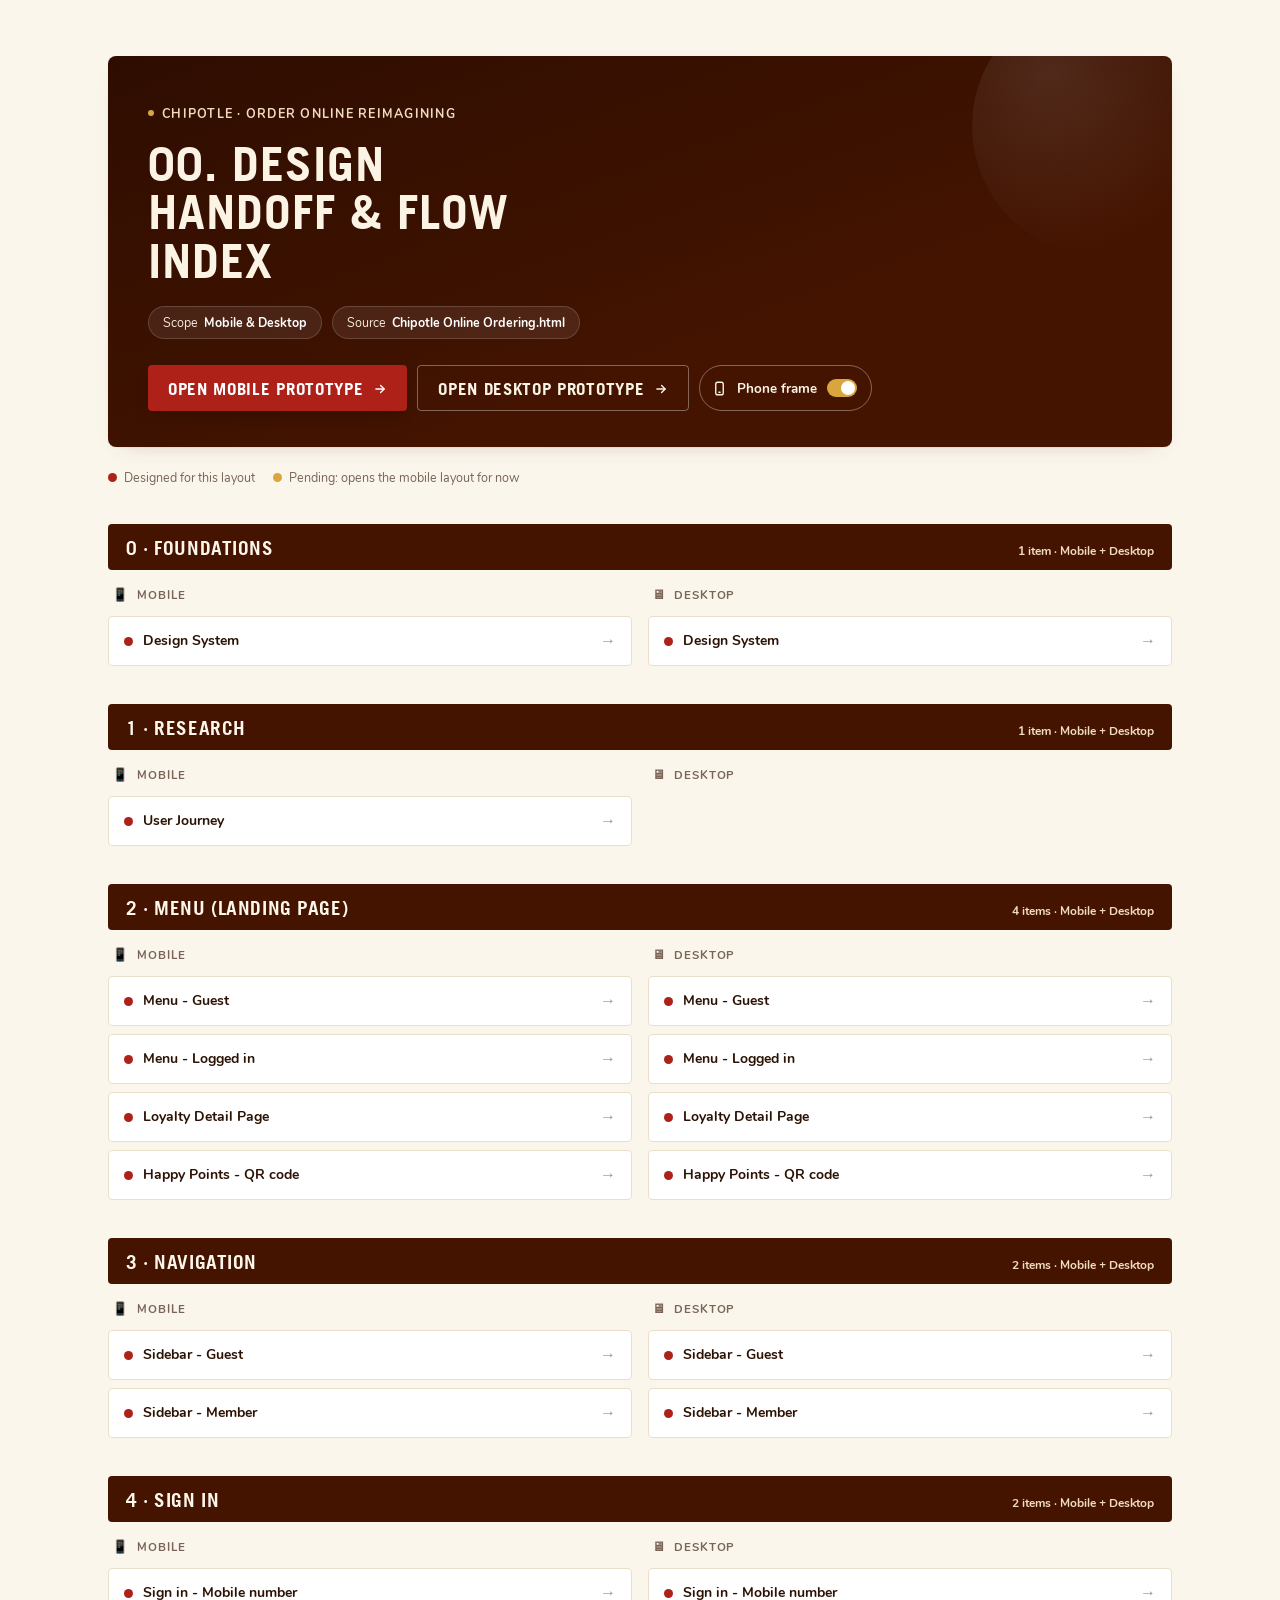
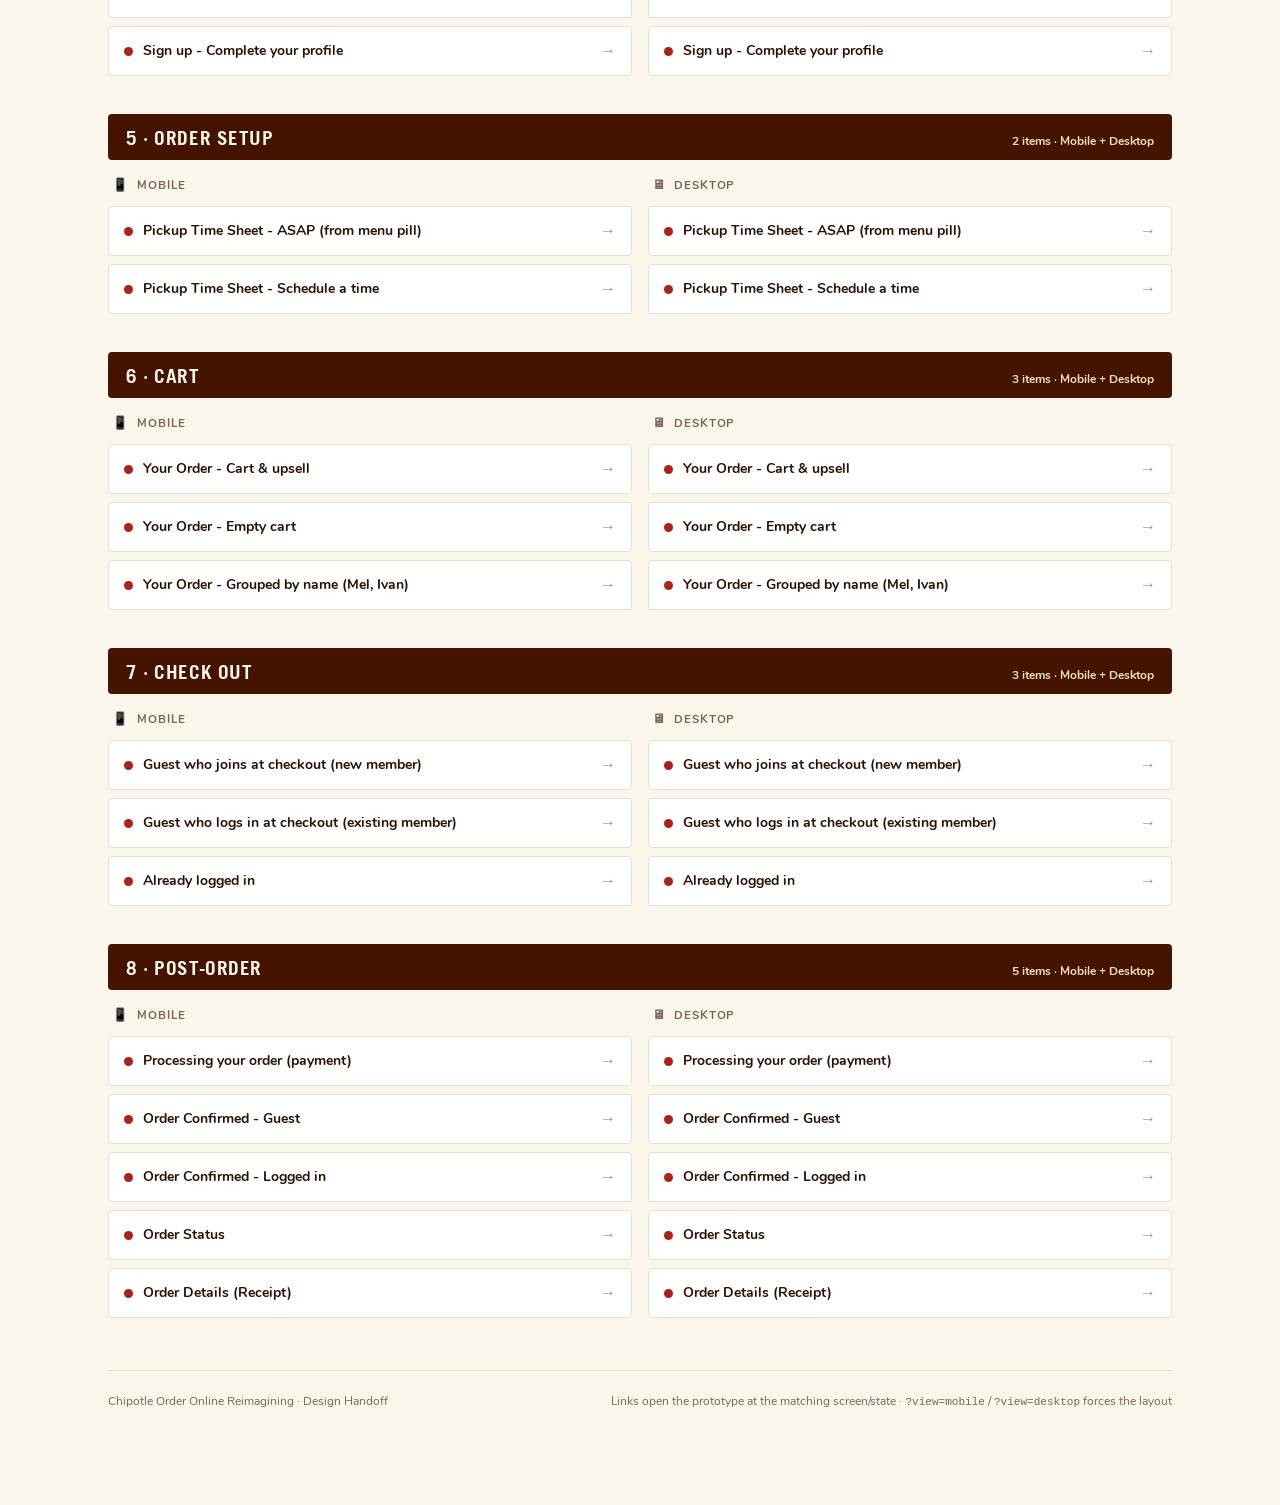
<file: index.html>
<!doctype html>
<html lang="en">
<head>
<meta charset="UTF-8">
<meta name="viewport" content="width=device-width, initial-scale=1.0">
<title>00. Design Handoff &amp; Flow Index</title>
<script>
// For now, the hosted site (github.io) opens the prototype directly. The index is still reachable at
// index.html?index (the prototype's Index button links there). Local previews are unchanged.
(function(){
  var q = new URLSearchParams(location.search);
  if (location.hostname.endsWith('github.io') && !q.has('index')) {
    location.replace('Chipotle%20Online%20Ordering.html?view=mobile&from=index' + (q.has('frame') ? '&frame=' + q.get('frame') : ''));
  }
})();
</script>
<link rel="stylesheet" href="design-system.css">
<style>
  /* Index headings use the prototype's Trade Gothic LT Com Bold (regular width), not the condensed cut. */
  @font-face{font-family:'Trade Gothic LT Com';src:url('assets/fonts/TradeGothicLTCom-Bold.ttf') format('truetype');font-weight:700;font-style:normal}
  :root{--font-display:'Trade Gothic LT Com','Trade Gothic',Arial,sans-serif;}
  :root{
    --ink:#2b1204;
    --paper:#fbf6ec;
    --card:#ffffff;
    --line:#eadfca;
    --brown-deep:#2e0d00;
    --brown:#451400;
    --brown-soft:#f3e9d6;
    --red:#AD2118;
    --muted:#7a6457;
    --accent:#D9A63E;
    --pending:#b5651d;
    --disabled:#b3a697;
    --disabled-bg:#f3ede2;
    --radius:4px;
    --shadow:0 1px 2px rgba(69,20,0,.06), 0 8px 24px -16px rgba(69,20,0,.3);
  }
  *{box-sizing:border-box;}
  body{
    margin:0;
    background:var(--paper);
    color:var(--ink);
    font-family:var(--font-body);
    -webkit-font-smoothing:antialiased;
  }
  .wrap{max-width:1120px;margin:0 auto;padding:56px 28px 96px;}
  code{font-family:ui-monospace,"SF Mono",Menlo,Consolas,monospace;font-size:.92em;}

  /* ---------- Cover header ---------- */
  .cover{
    background:linear-gradient(160deg,var(--brown-deep),var(--brown) 70%);
    color:#fbf3e4;
    border-radius:8px;
    padding:44px 40px 36px;
    position:relative;
    overflow:hidden;
    box-shadow:var(--shadow);
  }
  .cover::after{
    content:"";
    position:absolute;
    right:-60px;top:-60px;
    width:260px;height:260px;
    border-radius:50%;
    background:radial-gradient(circle at 30% 30%, rgba(255,255,255,.10), transparent 70%);
  }
  .eyebrow{
    display:inline-flex;
    align-items:center;
    gap:8px;
    font-size:12.5px;
    letter-spacing:.10em;
    text-transform:uppercase;
    font-weight:700;
    color:#f1dcc0;
    margin-bottom:18px;
  }
  .eyebrow .dot{width:6px;height:6px;border-radius:50%;background:var(--accent);}
  h1{
    font-family:var(--font-display);
    font-size:clamp(34px,5vw,48px);
    line-height:1.02;
    margin:0 0 14px;
    font-weight:700;
    letter-spacing:.02em;
    text-transform:uppercase;
    max-width:16ch;
  }
  .cover-meta{margin-top:20px;display:flex;flex-wrap:wrap;gap:10px;margin-bottom:8px;}
  .meta-pill{
    background:rgba(255,255,255,.08);
    border:1px solid rgba(255,255,255,.16);
    border-radius:999px;
    padding:7px 14px;
    font-size:12.5px;
    color:#f6ebdb;
    display:flex;
    gap:6px;
    align-items:baseline;
  }
  .meta-pill b{color:#fff;font-weight:700;}
  .cover-ctas{display:flex;flex-wrap:wrap;gap:10px;margin-top:26px;}
  .cover-cta{
    display:inline-flex;
    align-items:center;
    gap:10px;
    background:var(--red);
    color:#fff;
    font-family:var(--font-display);
    text-transform:uppercase;
    letter-spacing:.04em;
    font-weight:700;
    font-size:17px;
    padding:12px 20px 10px;
    border-radius:4px;
    text-decoration:none;
    box-shadow:0 6px 18px -8px rgba(0,0,0,.45);
    transition:transform .15s ease, box-shadow .15s ease;
  }
  .cover-cta:hover{transform:translateY(-1px);box-shadow:0 10px 22px -8px rgba(0,0,0,.5);}
  .cover-cta svg{flex:none;}
  .cover-cta-ghost{background:transparent;color:#fbf3e4;border:1px solid rgba(255,255,255,.35);box-shadow:none;}
  .cover-cta-ghost:hover{background:rgba(255,255,255,.08);}
  .cover-cta.is-disabled{opacity:.4; cursor:not-allowed; pointer-events:none;}
  /* Phone frame on/off: shared with the prototype (same saved setting), and added to every link as &frame= */
  .frame-switch{display:inline-flex;align-items:center;gap:10px;padding:0 14px 0 12px;min-height:40px;border-radius:999px;border:1px solid rgba(255,255,255,.35);background:transparent;color:#fbf3e4;font:inherit;font-size:13.5px;font-weight:700;cursor:pointer;}
  .frame-switch:hover{background:rgba(255,255,255,.08);}
  .frame-switch .track{width:30px;height:18px;border-radius:999px;background:rgba(255,255,255,.3);position:relative;transition:background .15s;flex:none;}
  .frame-switch .track::after{content:'';position:absolute;top:2px;left:2px;width:14px;height:14px;border-radius:50%;background:#fff;transition:transform .15s;}
  .frame-switch[aria-checked="true"] .track{background:#D9A63E;}
  .frame-switch[aria-checked="true"] .track::after{transform:translateX(12px);}

  /* ---------- Section ---------- */
  .section{margin-top:38px;}
  .section-head{
    display:flex;
    align-items:baseline;
    justify-content:space-between;
    gap:12px;
    background:var(--brown);
    color:#fdf6ea;
    border-radius:4px;
    padding:12px 18px 10px;
    margin-bottom:14px;
  }
  .section-head h2{
    margin:0;
    font-family:var(--font-display);
    text-transform:uppercase;
    font-size:19px;
    font-weight:700;
    letter-spacing:.03em;
  }
  .section-count{font-size:12px;color:#f1dcc0;font-weight:700;white-space:nowrap;}

  /* ---------- Mobile / Desktop columns ---------- */
  .flow-cols{
    display:grid;
    grid-template-columns:repeat(2,minmax(0,1fr));
    gap:16px;
    align-items:start;
  }
  .flow-col{display:flex;flex-direction:column;gap:8px;}
  .col-label{
    display:flex;align-items:center;gap:8px;
    font-size:11.5px;font-weight:700;letter-spacing:.08em;text-transform:uppercase;
    color:var(--muted);padding:2px 4px 4px;
  }
  .col-icon{font-size:13px;}

  .item{
    display:flex;
    align-items:center;
    justify-content:space-between;
    gap:10px;
    background:var(--card);
    border:1px solid var(--line);
    border-radius:var(--radius);
    padding:13px 15px;
    text-decoration:none;
    color:var(--ink);
    transition:border-color .15s ease, transform .15s ease, box-shadow .15s ease;
  }
  a.item:hover{border-color:var(--red);transform:translateY(-1px);box-shadow:var(--shadow);}
  .item-label{
    display:flex;
    align-items:flex-start;
    gap:10px;
    font-size:14px;
    font-weight:700;
    line-height:1.35;
  }
  .item-label .status-dot{
    width:9px;height:9px;border-radius:50%;
    margin-top:5px;
    flex:none;
    background:var(--red);
  }
  .item-note{font-size:11px;color:var(--muted);font-weight:700;white-space:nowrap;margin-left:auto;}
  .item.is-pending .status-dot{background:var(--accent);}
  .item.is-pending .item-note{color:var(--pending);}
  .item.is-disabled{background:var(--disabled-bg);color:var(--disabled);cursor:default;}
  .item.is-disabled .status-dot{background:var(--disabled);}
  .item.is-disabled .item-note{color:var(--disabled);}
  .item-arrow{flex:none;opacity:.45;}
  a.item:hover .item-arrow{opacity:.9;}

  .legend{display:flex;flex-wrap:wrap;gap:18px;margin-top:22px;font-size:12.5px;color:var(--muted);}
  .legend span{display:inline-flex;align-items:center;gap:7px;}
  .legend i{width:9px;height:9px;border-radius:50%;display:inline-block;}

  @media (max-width:720px){
    .flow-cols{grid-template-columns:1fr;}
  }
  @media (max-width:640px){
    .wrap{padding:36px 16px 72px;}
    .cover{padding:32px 22px 28px;}
    .item-note{white-space:normal;text-align:right;}
  }

  footer{
    margin-top:52px;
    padding-top:22px;
    border-top:1px solid var(--line);
    font-size:12px;
    color:var(--muted);
    display:flex;
    justify-content:space-between;
    flex-wrap:wrap;
    gap:8px;
  }
</style>
</head>
<body>
<div class="wrap">

  <div class="cover">
    <div class="eyebrow"><span class="dot"></span> Chipotle &middot; Order Online Reimagining</div>
    <h1>00. Design Handoff &amp; Flow Index</h1>
    <div class="cover-meta">
      <span class="meta-pill">Scope <b>Mobile &amp; Desktop</b></span>
      <span class="meta-pill">Source <b>Chipotle Online Ordering.html</b></span>
    </div>
    <div class="cover-ctas">
      <a class="cover-cta" href="Chipotle%20Online%20Ordering.html?view=mobile&from=index">Open mobile prototype
        <svg width="14" height="14" viewBox="0 0 24 24" fill="none" stroke="currentColor" stroke-width="2.4" stroke-linecap="round" stroke-linejoin="round"><path d="M5 12h14"/><path d="M13 6l6 6-6 6"/></svg>
      </a>
      <a class="cover-cta cover-cta-ghost" href="Chipotle%20Online%20Ordering.html?view=desktop&from=index">Open desktop prototype
        <svg width="14" height="14" viewBox="0 0 24 24" fill="none" stroke="currentColor" stroke-width="2.4" stroke-linecap="round" stroke-linejoin="round"><path d="M5 12h14"/><path d="M13 6l6 6-6 6"/></svg>
      </a>
      <button type="button" class="frame-switch" id="frame-switch" role="switch" aria-checked="true" onclick="setFrame(this.getAttribute('aria-checked')!=='true')">
        <svg width="15" height="15" viewBox="0 0 24 24" fill="none" stroke="currentColor" stroke-width="2.2" stroke-linecap="round" stroke-linejoin="round"><rect x="6" y="2" width="12" height="20" rx="3"/><path d="M11 18h2"/></svg>
        Phone frame <span class="track" aria-hidden="true"></span>
      </button>
    </div>
  </div>

  <div class="legend" aria-label="Legend">
    <span><i style="background:var(--red)"></i> Designed for this layout</span>
    <span><i style="background:var(--accent)"></i> Pending: opens the mobile layout for now</span>
  </div>

  <div id="flows"></div>

  <footer>
    <span>Chipotle Order Online Reimagining &middot; Design Handoff</span>
    <span>Links open the prototype at the matching screen/state &middot; <code>?view=mobile</code> / <code>?view=desktop</code> forces the layout</span>
  </footer>

</div>

<script>
  // Each item: [label, route]. Route is the prototype's deep-link hash (see DEEP LINKS in the prototype).
  // Every screen has a desktop layout (?view=desktop). Set `desktop:false` on an item to mark it "Mobile layout for now".
  var PROTO = 'Chipotle%20Online%20Ordering.html';
  var FLOWS = [
    {title:'Foundations', items:[
      {label:'Design System', href:'design-system.html', desktop:true}
    ]},
    {title:'Research', items:[
      {label:'User Journey', href:'user-journey.html', mobileOnly:true}
    ]},
    {title:'Menu (landing page)', items:[
      {label:'Menu - Guest', route:'menu'},
      {label:'Menu - Logged in', route:'menu:member'},
      {label:'Loyalty Detail Page', route:'rewards'},
      {label:'Happy Points - QR code', route:'rewards:qr'}
    ]},
    {title:'Navigation', items:[
      {label:'Sidebar - Guest', route:'sidebar'},
      {label:'Sidebar - Member', route:'sidebar:member'}
    ]},
    {title:'Sign in', items:[
      {label:'Sign in - Mobile number', route:'login'},
      {label:'Sign up - Complete your profile', route:'signup'}
    ]},
    {title:'Order Setup', items:[
      {label:'Pickup Time Sheet - ASAP (from menu pill)', route:'ordertype'},
      {label:'Pickup Time Sheet - Schedule a time', route:'schedule'}
    ]},
    {title:'Cart', items:[
      {label:'Your Order - Cart & upsell', route:'cart'},
      {label:'Your Order - Empty cart', route:'cart:empty'},
      {label:'Your Order - Grouped by name (Mel, Ivan)', route:'cart:grouped'}
    ]},
    {title:'Check Out', items:[
      {label:'Guest who joins at checkout (new member)', route:'checkout:flow-join'},
      {label:'Guest who logs in at checkout (existing member)', route:'checkout:flow-login'},
      {label:'Already logged in', route:'checkout:flow-member'}
    ]},
    {title:'Post-order', items:[
      {label:'Processing your order (payment)', route:'payment'},
      {label:'Order Confirmed - Guest', route:'order-success'},
      {label:'Order Confirmed - Logged in', route:'order-success:member'},
      {label:'Order Status', route:'order-status'},
      {label:'Order Details (Receipt)', route:'order-details'}
    ]}
  ];

  var ARROW = '<span class="item-arrow">→</span>';
  function esc(s){ return s.replace(/&/g,'&amp;').replace(/</g,'&lt;'); }
  function itemHTML(it, view){
    var href = it.href ? it.href + '?view=' + view + '&from=index' : PROTO + '?view=' + view + '&from=index#' + it.route;
    var pending = view === 'desktop' && it.desktop === false;
    return '<a class="item' + (pending ? ' is-pending' : '') + '" href="' + href + '">' +
      '<span class="item-label"><span class="status-dot"></span>' + esc(it.label) + '</span>' +
      (pending ? '<span class="item-note">Mobile layout for now</span>' : '') + ARROW + '</a>';
  }
  document.getElementById('flows').innerHTML = FLOWS.map(function(f, i){
    var n = f.items.length;
    return '<div class="section">' +
      '<div class="section-head"><h2>' + i + ' &middot; ' + esc(f.title) + '</h2>' +
      '<span class="section-count">' + n + ' item' + (n === 1 ? '' : 's') + ' &middot; Mobile + Desktop</span></div>' +
      '<div class="flow-cols">' +
        '<div class="flow-col"><div class="col-label"><span class="col-icon">📱</span> Mobile</div>' +
          f.items.map(function(it){ return itemHTML(it, 'mobile'); }).join('') + '</div>' +
        '<div class="flow-col"><div class="col-label"><span class="col-icon">🖥</span> Desktop</div>' +
          f.items.filter(function(it){ return !it.mobileOnly; }).map(function(it){ return itemHTML(it, 'desktop'); }).join('') + '</div>' +
      '</div></div>';
  }).join('');

  // Phone frame on/off for the prototype links. Same saved setting as the prototype's own button.
  function frameOn(){
    var saved = null;
    try{ saved = localStorage.getItem('chipotle-phone-frame'); }catch(e){}
    return saved !== null ? saved === '1' : window.innerWidth > 500;
  }
  function setFrame(on){
    try{ localStorage.setItem('chipotle-phone-frame', on ? '1' : '0'); }catch(e){}
    applyFrame(on);
  }
  function applyFrame(on){
    document.getElementById('frame-switch').setAttribute('aria-checked', on ? 'true' : 'false');
    document.querySelectorAll('a[href^="' + PROTO + '"]').forEach(function(a){
      var h = a.getAttribute('href').replace(/&frame=[01]/, '');
      var i = h.indexOf('#');
      a.setAttribute('href', i < 0 ? h + '&frame=' + (on ? 1 : 0) : h.slice(0, i) + '&frame=' + (on ? 1 : 0) + h.slice(i));
    });
  }
  applyFrame(frameOn());
</script>
</body>
</html>
</file>
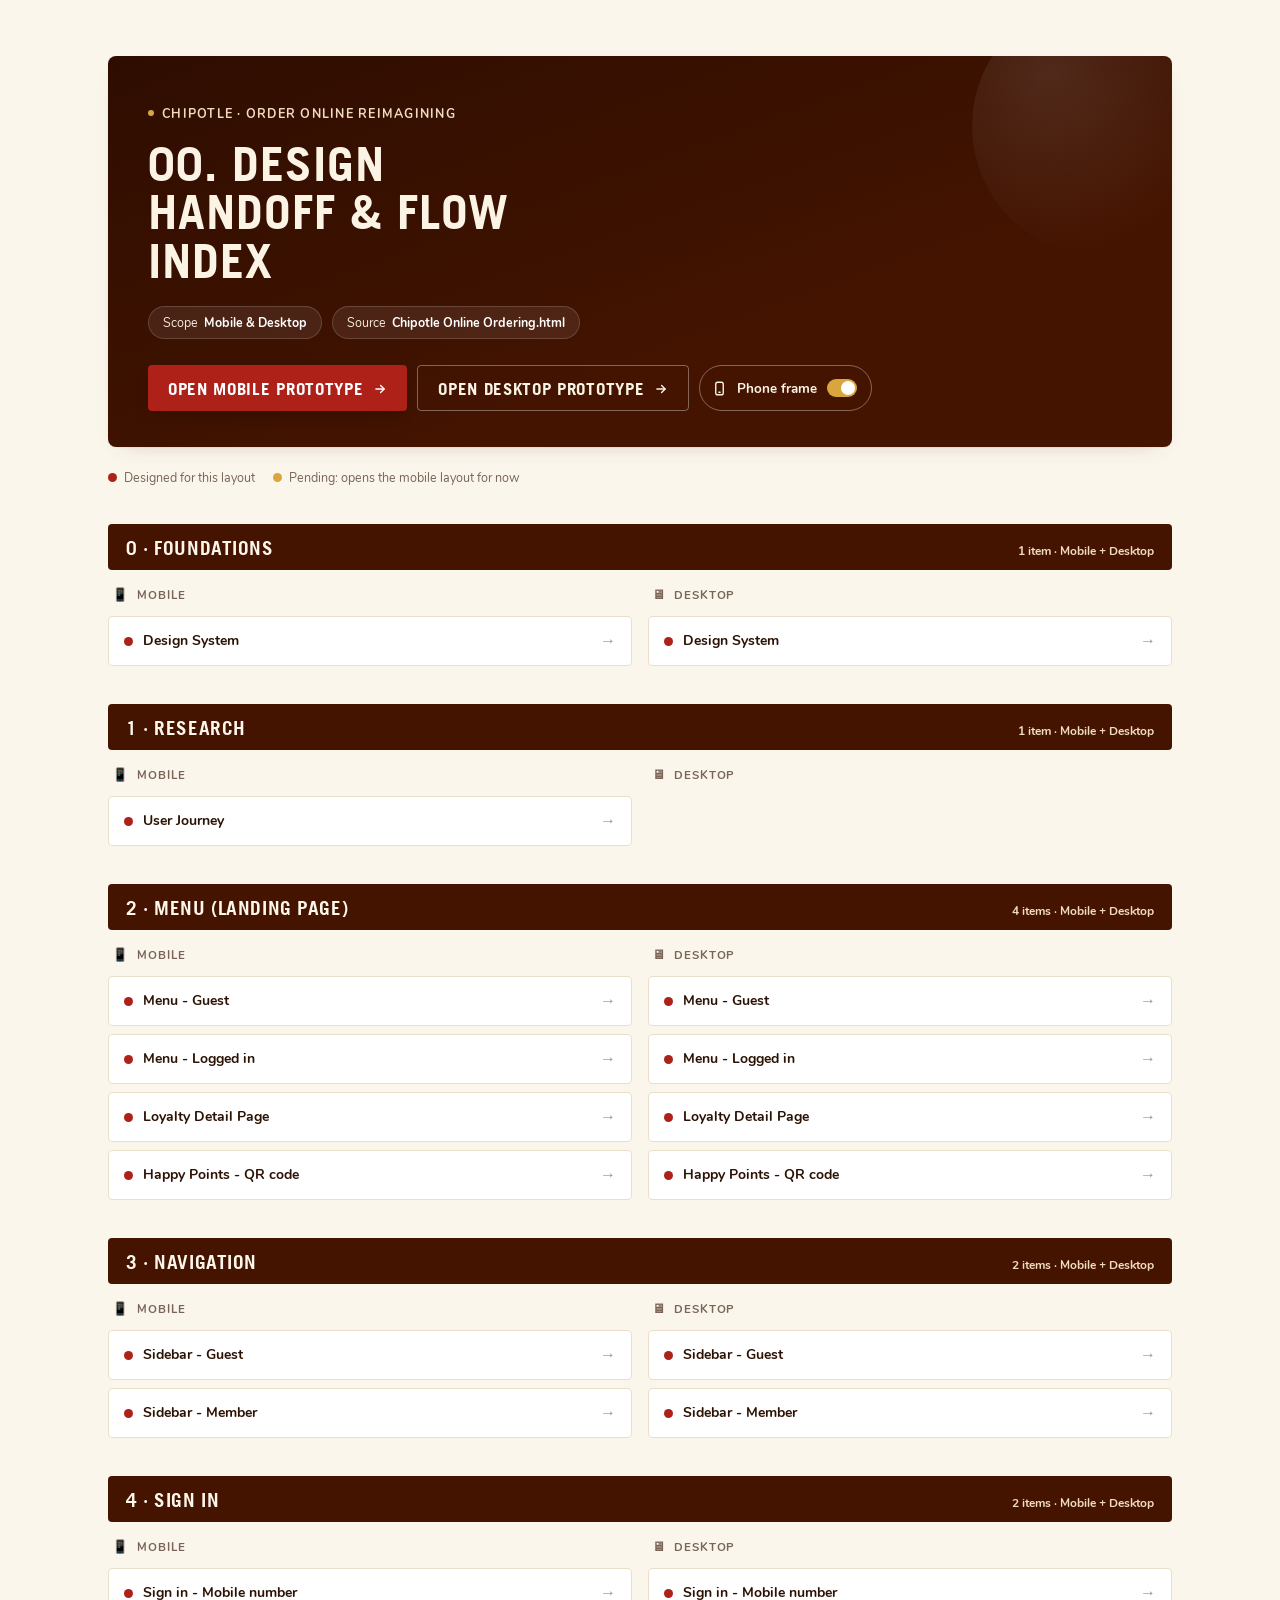
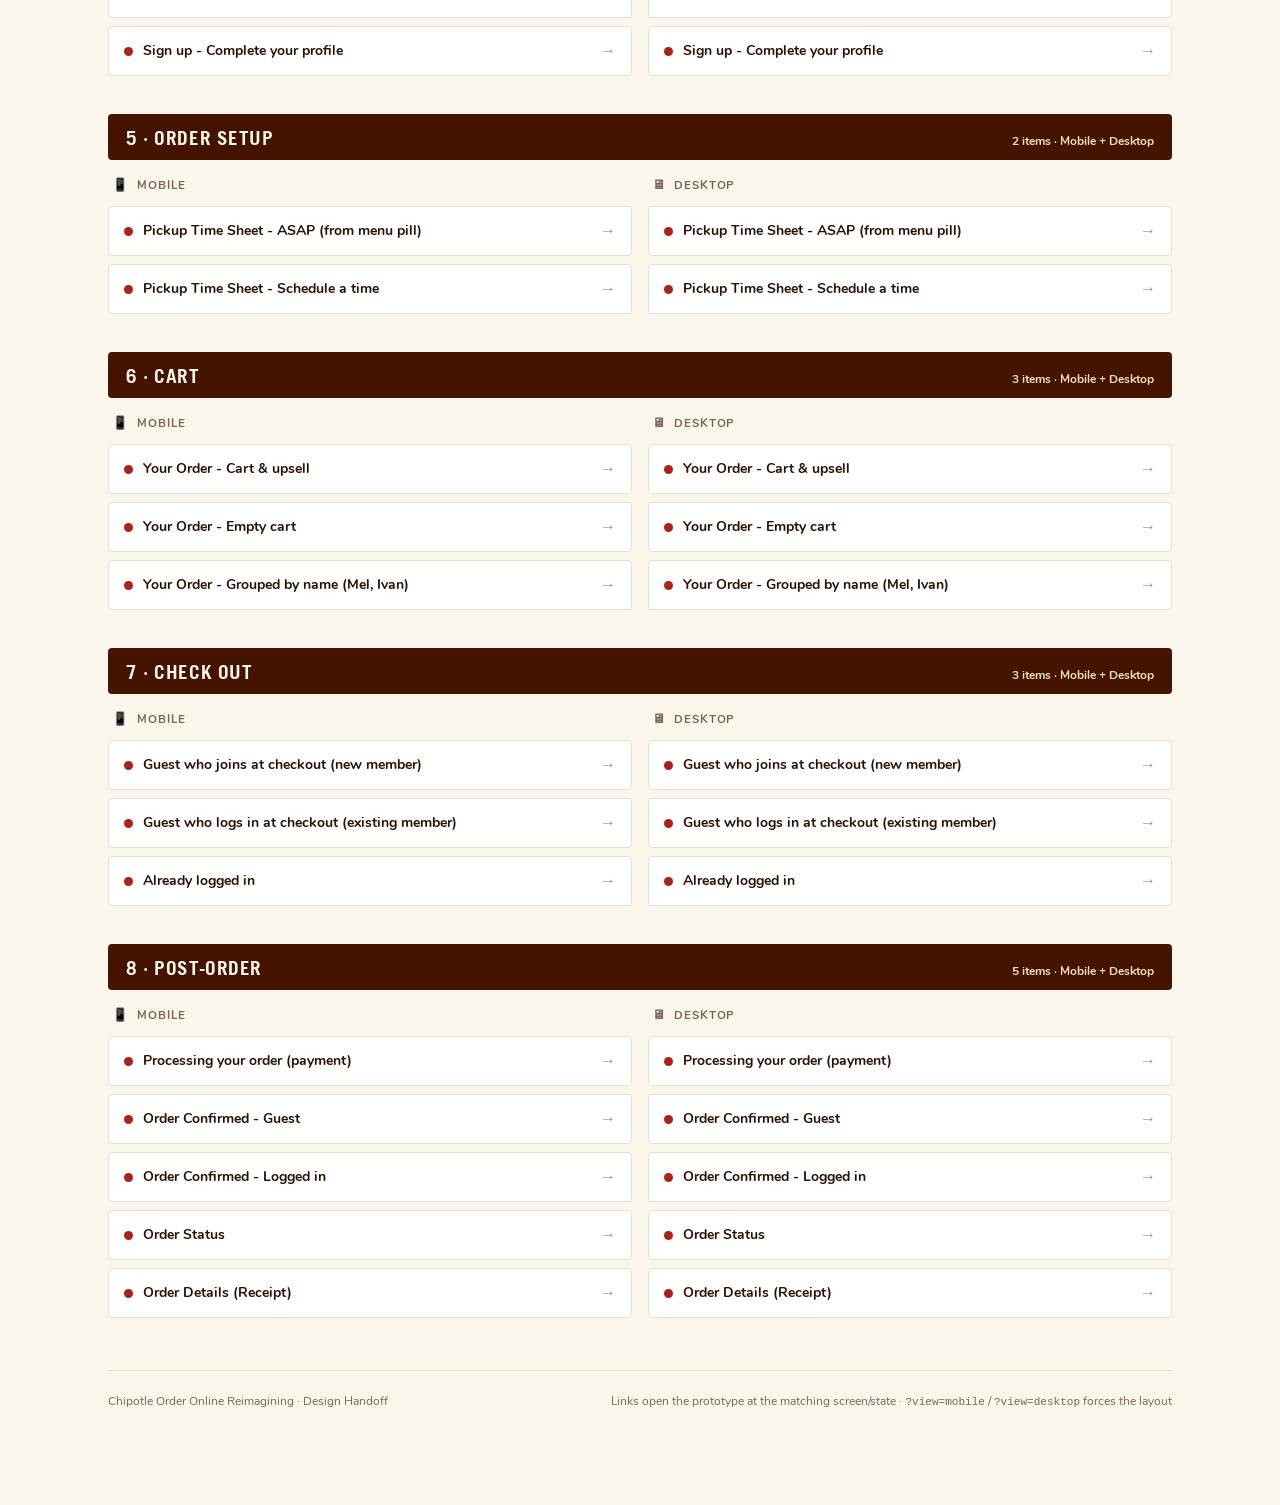
<file: design-system.html>
<!doctype html>
<html lang="en">
<head>
<meta charset="UTF-8">
<meta name="viewport" content="width=device-width, initial-scale=1.0">
<title>01. Design System</title>
<script>
  // Always enter through the flow index (index.html). Links from index.html carry
  // &from=index; anything opened directly (double-clicked, bare bookmark, typed URL)
  // gets sent to the index first.
  if (new URLSearchParams(location.search).get('from') !== 'index') {
    location.replace('index.html');
  }
  // Same switch the prototype uses: ?view=desktop|mobile forces the layout.
  (function(){
    var v = new URLSearchParams(location.search).get('view');
    if (v === 'desktop') document.documentElement.classList.add('is-desktop');
  })();
</script>
<link rel="stylesheet" href="design-system.css">
<style>
  :root{
    --ink:#2b1204;
    --paper:#fbf6ec;
    --card:#ffffff;
    --line:#eadfca;
    --brown-deep:#2e0d00;
    --brown:#451400;
    --brown-soft:#f3e9d6;
    --red:#AD2118;
    --muted:#7a6457;
    --accent:#D9A63E;
    --mark:#e8811a;
    --bad:#AD2118;
    --bad-soft:#fbeae7;
    --good:#5B7A3A;
    --good-soft:#eef2e6;
    --radius:4px;
    --shadow:0 1px 2px rgba(69,20,0,.06), 0 8px 24px -16px rgba(69,20,0,.3);
    --mono:ui-monospace,"SF Mono",Menlo,Consolas,monospace;
  }
  *{box-sizing:border-box;}
  body{
    margin:0;
    background:var(--paper);
    color:var(--ink);
    font-family:var(--font-body);
    -webkit-font-smoothing:antialiased;
  }
  .wrap{max-width:1120px;margin:0 auto;padding:56px 28px 96px;}
  code{font-family:var(--mono);font-size:.9em;background:var(--brown-soft);padding:1px 5px;border-radius:3px;}

  /* ---------- Cover ---------- */
  .back{display:inline-flex;align-items:center;gap:6px;font-size:13px;font-weight:700;color:var(--brown);text-decoration:none;margin-bottom:16px;}
  .back:hover{text-decoration:underline;}
  .cover{
    background:linear-gradient(160deg,var(--brown-deep),var(--brown) 70%);
    color:#fbf3e4;border-radius:8px;padding:44px 40px 36px;position:relative;overflow:hidden;box-shadow:var(--shadow);
  }
  .cover::after{content:"";position:absolute;right:-60px;top:-60px;width:260px;height:260px;border-radius:50%;
    background:radial-gradient(circle at 30% 30%, rgba(255,255,255,.10), transparent 70%);}
  .eyebrow{display:inline-flex;align-items:center;gap:8px;font-size:12.5px;letter-spacing:.10em;text-transform:uppercase;font-weight:700;color:#f1dcc0;margin-bottom:18px;}
  .eyebrow .dot{width:6px;height:6px;border-radius:50%;background:var(--accent);}
  h1{font-family:var(--font-display);text-transform:uppercase;font-size:clamp(34px,5vw,48px);line-height:1.02;margin:0 0 14px;font-weight:700;letter-spacing:.02em;max-width:18ch;}
  .cover p{margin:0;max-width:64ch;font-size:15px;line-height:1.55;color:#f1e3cf;}
  .cover-meta{margin-top:20px;display:flex;flex-wrap:wrap;gap:10px;}
  .meta-pill{background:rgba(255,255,255,.08);border:1px solid rgba(255,255,255,.16);border-radius:999px;padding:7px 14px;font-size:12.5px;color:#f6ebdb;display:flex;gap:6px;align-items:baseline;}
  .meta-pill b{color:#fff;font-weight:700;}

  /* ---------- Contents ---------- */
  .toc{margin-top:18px;padding:16px 20px;}
  .toc-title{font-size:11.5px;font-weight:700;letter-spacing:.08em;text-transform:uppercase;color:var(--muted);margin-bottom:8px;}
  .toc ol{margin:0;padding-left:20px;columns:2;column-gap:32px;font-size:14px;line-height:1.9;}
  .toc li{break-inside:avoid;color:var(--muted);}
  .toc a{color:var(--brown);font-weight:700;text-decoration:none;}
  .toc a:hover{color:var(--red);text-decoration:underline;}
  @media (max-width:640px){.toc ol{columns:1;}}

  /* ---------- Section ---------- */
  .section{margin-top:38px;scroll-margin-top:16px;}
  .section-head{display:flex;align-items:center;justify-content:space-between;gap:12px;flex-wrap:wrap;background:var(--brown);color:#fdf6ea;border-radius:4px;padding:12px 18px 10px;margin-bottom:14px;}
  .section-head h2{margin:0;font-family:var(--font-display);text-transform:uppercase;font-size:19px;font-weight:700;letter-spacing:.03em;}
  .section-count{font-size:12px;color:#f1dcc0;font-weight:700;}
  .lede{font-size:14px;line-height:1.55;color:var(--muted);margin:0 0 14px;max-width:78ch;}
  .lede b{color:var(--ink);}
  .panel{background:var(--card);border:1px solid var(--line);border-radius:var(--radius);}
  .sub-head{font-size:11.5px;font-weight:700;letter-spacing:.08em;text-transform:uppercase;color:var(--muted);margin:18px 4px 8px;}

  /* ---------- Audit stats ---------- */
  .stats{display:grid;grid-template-columns:repeat(4,minmax(0,1fr));gap:10px;}
  .stat{padding:16px 16px 14px;}
  .stat .k{font-size:11.5px;font-weight:700;letter-spacing:.08em;text-transform:uppercase;color:var(--muted);}
  .stat .v{display:flex;align-items:baseline;gap:8px;margin-top:8px;font-size:28px;font-weight:800;font-variant-numeric:tabular-nums;}
  .stat .v s{color:var(--bad);text-decoration-thickness:2px;font-size:22px;}
  .stat .v .arrow{color:var(--muted);font-size:16px;font-weight:700;}
  .stat .n{margin-top:6px;font-size:12.5px;color:var(--muted);line-height:1.4;}
  @media (max-width:820px){.stats{grid-template-columns:repeat(2,minmax(0,1fr));}}

  /* ---------- Toggle ---------- */
  .seg{display:inline-flex;background:rgba(255,255,255,.1);border:1px solid rgba(255,255,255,.2);border-radius:6px;padding:3px;}
  .seg button{font:inherit;font-size:12.5px;font-weight:700;color:#f1e3cf;background:none;border:0;border-radius:4px;padding:6px 12px;cursor:pointer;}
  .seg button[aria-pressed="true"]{background:#fbf3e4;color:var(--brown-deep);}

  /* ---------- Type scale ---------- */
  .scale{overflow:hidden;}
  .row{display:grid;grid-template-columns:150px minmax(0,1fr) 220px;gap:18px;align-items:center;padding:18px 20px;border-top:1px solid var(--line);}
  .row:first-child{border-top:0;}
  .row .name{font-family:var(--mono);font-size:12.5px;font-weight:600;color:var(--red);}
  .row .name small{display:block;font-family:inherit;color:var(--muted);font-weight:500;margin-top:3px;font-size:11.5px;}
  .row .specimen{color:var(--brown);margin:0;min-width:0;overflow-wrap:anywhere;}
  .row .spec{font-family:var(--mono);font-size:12px;color:var(--ink);font-variant-numeric:tabular-nums;}
  .row .spec .use{display:block;font-family:var(--font-body);color:var(--muted);font-size:12.5px;line-height:1.4;margin-top:4px;}
  .row .spec .grow{color:var(--mark);font-weight:700;}
  .tier{display:flex;align-items:baseline;gap:10px;padding:10px 20px;background:#fcf8f0;border-top:1px solid var(--line);font-size:11.5px;font-weight:700;letter-spacing:.08em;text-transform:uppercase;color:var(--muted);}
  .tier:first-child{border-top:0;}
  .tier span{font-weight:500;letter-spacing:0;text-transform:none;font-size:12.5px;}
  @media (max-width:760px){.row{grid-template-columns:1fr;gap:8px;padding:16px;}}

  /* ---------- Weights ---------- */
  .weights{display:grid;grid-template-columns:repeat(4,minmax(0,1fr));gap:10px;}
  .weight{padding:18px;}
  .weight .sample{font-size:30px;line-height:1.1;color:var(--brown);}
  .weight .label{margin-top:10px;font-family:var(--mono);font-size:12.5px;font-weight:600;color:var(--red);}
  .weight .for{margin-top:6px;font-size:13px;color:var(--muted);line-height:1.45;}
  .weight.retired{background:var(--bad-soft);border-color:#efcdc8;}
  .weight.retired .label{color:var(--bad);}
  .retired-row{margin-top:10px;padding:12px 16px;font-size:13px;line-height:1.55;color:var(--ink);}
  .retired-row b{color:var(--bad);}
  @media (max-width:860px){.weights{grid-template-columns:repeat(2,minmax(0,1fr));}}
  @media (max-width:520px){.weights{grid-template-columns:1fr;}}

  /* ---------- Colour ---------- */
  .swatches{display:grid;grid-template-columns:repeat(auto-fill,minmax(160px,1fr));gap:10px;}
  .sw{overflow:hidden;}
  .sw .chip{height:64px;border-bottom:1px solid var(--line);}
  .sw .meta{padding:10px 12px 12px;}
  .sw .tok{font-family:var(--mono);font-size:12px;font-weight:600;color:var(--red);}
  .sw .hex{font-family:var(--mono);font-size:12px;color:var(--ink);margin-top:2px;}
  .sw .for{font-size:12.5px;color:var(--muted);line-height:1.4;margin-top:6px;}

  /* ---------- Rules ---------- */
  .rules{display:grid;grid-template-columns:repeat(2,minmax(0,1fr));gap:10px;}
  .rule{padding:14px 16px;font-size:13.5px;line-height:1.5;}
  .rule b{display:block;font-size:14px;margin-bottom:2px;}
  .rule .tag{display:inline-block;font-size:10.5px;font-weight:800;letter-spacing:.08em;text-transform:uppercase;border-radius:3px;padding:2px 6px;margin-bottom:6px;}
  .rule .tag.do{background:var(--good-soft);color:var(--good);}
  .rule .tag.dont{background:var(--bad-soft);color:var(--bad);}
  @media (max-width:720px){.rules{grid-template-columns:1fr;}}

  /* ---------- Migration table ---------- */
  .filter{display:flex;flex-wrap:wrap;gap:6px;margin-bottom:10px;}
  .filter button{font:inherit;font-size:12px;font-weight:700;color:var(--ink);background:var(--card);border:1px solid var(--line);border-radius:999px;padding:5px 11px;cursor:pointer;}
  .filter button[aria-pressed="true"]{background:var(--brown);border-color:var(--brown);color:#fff;}
  .table-wrap{overflow-x:auto;}
  table{width:100%;border-collapse:collapse;font-size:13px;min-width:820px;}
  th{text-align:left;font-size:11px;font-weight:700;letter-spacing:.08em;text-transform:uppercase;color:var(--muted);padding:10px 14px;border-bottom:1px solid var(--line);background:#fcf8f0;}
  td{padding:9px 14px;border-bottom:1px solid var(--line);vertical-align:top;line-height:1.4;}
  tr:last-child td{border-bottom:0;}
  td.sel{font-family:var(--mono);font-size:12px;color:var(--ink);}
  td.sel a{color:var(--brown);text-decoration:none;border-bottom:1px solid var(--line);}
  td.sel a:hover{color:var(--red);border-bottom-color:var(--red);}
  td.sel a span{opacity:.5;font-family:inherit;}
  td.before{font-family:var(--mono);font-size:12px;color:var(--muted);white-space:nowrap;}
  td.before.changed{text-decoration:line-through;text-decoration-color:rgba(173,33,24,.6);}
  td.after{font-family:var(--mono);font-size:12px;color:var(--muted);white-space:nowrap;}
  td.after.changed{color:var(--red);font-weight:700;}
  td.to{font-family:var(--mono);font-size:12px;font-weight:700;color:var(--brown);white-space:nowrap;}
  td.note{color:var(--muted);min-width:220px;}

  /* ---------- Code ---------- */
  .code{position:relative;}
  .code pre{margin:0;padding:18px 20px;overflow-x:auto;font-family:var(--mono);font-size:12.5px;line-height:1.6;color:#f6ebdb;background:var(--brown-deep);border-radius:var(--radius);}
  .code .copy{position:absolute;top:10px;right:10px;font:inherit;font-size:12px;font-weight:700;color:var(--brown-deep);background:#fbf3e4;border:0;border-radius:4px;padding:6px 10px;cursor:pointer;}
  .steps{margin:0 0 14px;padding-left:20px;font-size:14px;line-height:1.7;}

  /* ---------- Spacing demo (built from the tokens, 430px like the prototype) ---------- */
  .space-grid{display:grid;grid-template-columns:430px minmax(0,1fr);gap:18px;align-items:start;}
  .space-demo{background:#FBF3E4;padding:20px 0 24px;border-radius:var(--radius);border:1px solid var(--line);color:#451400;overflow:hidden;}
  .space-demo .in{padding:0 var(--space-page-x);position:relative;}
  .space-demo .d-desc{color:rgb(120,98,89);}
  .space-demo .d-head{display:flex;justify-content:space-between;align-items:center;}
  .space-demo .d-chips{display:flex;flex-wrap:wrap;gap:var(--space-chip);}
  .space-demo .d-chip{padding:5px 10px;border-radius:999px;background:#fff;border:1.5px solid #e3ddd0;}
  .space-demo .divider{height:var(--space-divider);background:#F1E4C9;}
  .req{display:inline-block;padding:3px 7px;border-radius:4px;background:#F1E4C9;color:#451400;font-size:var(--fs-footnote);}
  .space-demo .gap{position:relative;display:flex;align-items:center;}
  .space-demo .gap span{position:absolute;right:6px;font-family:var(--mono);font-size:10.5px;font-weight:700;color:var(--mark);background:#fff5ec;border-radius:3px;padding:0 5px;line-height:1.5;}
  .space-demo .gap::before{content:"";position:absolute;left:var(--space-page-x);right:var(--space-page-x);top:0;bottom:0;background:repeating-linear-gradient(45deg,rgba(232,129,26,.16) 0 4px,transparent 4px 8px);}
  .space-table td.tok{font-family:var(--mono);font-size:12px;color:var(--red);font-weight:600;white-space:nowrap;}
  .space-table td.val{font-family:var(--mono);font-size:12px;white-space:nowrap;}
  @media (max-width:900px){.space-grid{grid-template-columns:minmax(0,1fr);}.space-demo{max-width:430px;}}

  /* ---------- Option card ---------- */
  .oc-grid{display:grid;grid-template-columns:430px minmax(0,1fr);gap:18px;align-items:start;}
  .oc-stage{background:#FBF3E4;box-shadow:inset 0 0 0 1px var(--line);border-radius:var(--radius);padding:24px var(--space-page-x) 20px;display:flex;flex-direction:column;gap:var(--space-row);color:#451400;}
  .oc{position:relative;width:100%;display:flex;justify-content:space-between;align-items:center;gap:var(--option-gap);min-height:var(--option-min-height);padding:var(--option-pad);background:#fff;border:var(--option-border) solid #e3ddd0;border-radius:var(--option-radius);box-sizing:border-box;}
  .oc .nm{line-height:var(--option-control);}
  .oc .sub{font-size:var(--fs-body);line-height:1.4;color:rgb(120,98,89);margin-top:2px;}
  .oc .info{flex:1;min-width:0;}
  .oc .radio{width:var(--option-control);height:var(--option-control);border-radius:50%;border:2px solid #cfc4b2;flex-shrink:0;box-sizing:border-box;position:relative;}
  .oc .check{width:var(--option-control);height:var(--option-control);border-radius:4px;border:2px solid #cfc4b2;flex-shrink:0;box-sizing:border-box;position:relative;}
  .oc.sel{border-color:#AD2118;background:#FBEAE7;}
  .oc.sel .radio{border-color:#AD2118;}
  .oc.sel .radio::after{content:"";position:absolute;inset:3px;border-radius:50%;background:#AD2118;}
  .oc.sel .check{border-color:#AD2118;background:#AD2118;}
  .oc.sel .check::after{content:"✓";position:absolute;inset:0;display:flex;align-items:center;justify-content:center;color:#fff;font-size:12px;font-weight:800;}
  .oc.na{opacity:.4;}
  .oc .thumb{width:44px;height:44px;border-radius:4px;flex-shrink:0;background:radial-gradient(circle at 35% 35%,#d8a86a,#8a4b1f 70%);}
  .oc-label{font-size:11px;font-weight:700;letter-spacing:.08em;text-transform:uppercase;color:var(--muted);margin:6px 0 -4px;}
  .oc-label:first-child{margin-top:0;}
  .oc.anno{outline:1px dashed rgba(232,129,26,.6);}
  .oc.anno .m{position:absolute;background:rgba(232,129,26,.18);display:flex;align-items:center;justify-content:center;font-family:var(--mono);font-size:10px;font-weight:700;color:var(--mark);}
  /* Offsets are from inside the 1.5px border, so -1.5px reaches the card's outer edge. */
  .oc.anno .m.l{left:-1.5px;top:-1.5px;bottom:-1.5px;width:16px;} .oc.anno .m.r{right:-1.5px;top:-1.5px;bottom:-1.5px;width:16px;}
  .oc.anno .m.t{top:-1.5px;left:14.5px;right:14.5px;height:16px;} .oc.anno .m.b{bottom:-1.5px;left:14.5px;right:14.5px;height:16px;}
  .oc.anno .m.g{top:14.5px;bottom:14.5px;width:12px;right:34.5px;} /* 14.5 padding + 20 radio */
  .oc.anno .m.l,.oc.anno .m.r{writing-mode:vertical-rl;}
  @media (max-width:900px){.oc-grid{grid-template-columns:minmax(0,1fr);}.oc-stage{max-width:430px;}}

  /* ---------- Phone frame ---------- */
  .frame-grid{display:grid;grid-template-columns:220px minmax(0,1fr);gap:18px;align-items:start;}
  .frame-fig{padding:20px;display:flex;justify-content:center;}
  .mini-phone{position:relative;width:172px;height:340px;background:#FBF3E4;box-shadow:0 0 20px rgba(0,0,0,.25);overflow:hidden;display:flex;flex-direction:column;font-size:10px;color:var(--muted);}
  .mini-phone .band{display:flex;align-items:center;justify-content:center;border-bottom:1px dashed #e0cfb1;flex-shrink:0;}
  .mini-phone .sb{height:14px;background:#f5ead6;}
  .mini-phone .bb{height:17px;background:#efe2c9;}
  .mini-phone .content{flex:1;display:flex;flex-direction:column;align-items:center;justify-content:center;gap:2px;text-align:center;color:var(--brown);font-weight:700;}
  .mini-phone .content small{font-weight:500;color:var(--muted);}
  .spec-table td:first-child{font-weight:700;white-space:nowrap;}
  .spec-table td.mono{font-family:var(--mono);font-size:12px;}
  .frame-rules{margin:12px 0 0;padding-left:20px;font-size:13.5px;line-height:1.6;}
  @media (max-width:720px){.frame-grid{grid-template-columns:minmax(0,1fr);}}
  /* Desktop layout: mini wireframes of the four page templates */
  .desk-figs{display:grid;grid-template-columns:repeat(4,minmax(0,1fr));gap:12px;margin-bottom:14px;}
  .desk-fig{padding:14px;}
  .desk-fig .cap{font-size:12.5px;font-weight:700;color:var(--ink);margin-top:10px;}
  .desk-fig .cap small{display:block;font-weight:500;color:var(--muted);margin-top:2px;line-height:1.4;}
  .mini-desk{position:relative;aspect-ratio:16/10;background:#FAF7F2;border:1px solid var(--line);border-radius:3px;overflow:hidden;font-size:9px;font-weight:700;color:var(--brown);}
  .mini-desk .hd{position:absolute;left:0;right:0;top:0;height:11%;background:#fff;border-bottom:1px solid var(--line);display:flex;align-items:center;gap:4%;padding:0 4%;}
  .mini-desk .hd i{display:block;height:44%;border-radius:2px;background:#e6d8bd;}
  .mini-desk .hd i.logo{width:12%;background:#A63A2B;}
  .mini-desk .hd i.pill{width:18%;}
  .mini-desk .hd i.sp{flex:1;background:none;}
  .mini-desk .hd i.btn{width:8%;background:var(--brown);}
  .mini-desk .bar{position:absolute;left:0;right:0;top:11%;height:9%;border-bottom:1px solid var(--line);display:flex;align-items:center;justify-content:center;}
  .mini-desk .blk{position:absolute;display:flex;align-items:center;justify-content:center;text-align:center;line-height:1.2;border-radius:2px;}
  .mini-desk .blk.card{background:#fff;box-shadow:0 1px 3px rgba(69,20,0,.12);}
  .mini-desk .blk.tint{background:#efe2c9;}
  .mini-desk .blk.dim{inset:0;background:rgba(0,0,0,.45);border-radius:0;}
  .mini-desk .blk.pop{background:#fff;border-radius:3px;box-shadow:0 4px 12px rgba(0,0,0,.3);}
  @media (max-width:900px){.desk-figs{grid-template-columns:repeat(2,minmax(0,1fr));}}

  /* ---- Typography in use (menu + menu detail) ---- */
  @font-face{font-family:'Trade Gothic LT Com';src:url('assets/fonts/TradeGothicLTCom-Bold.ttf') format('truetype');font-weight:700;font-style:normal}
  @font-face{font-family:'Gotham';src:url('assets/fonts/Gotham%20Book.otf') format('opentype');font-weight:400;font-style:normal}
  @font-face{font-family:'Gotham';src:url('assets/fonts/Gotham%20Medium.otf') format('opentype');font-weight:500;font-style:normal}
  @font-face{font-family:'Gotham';src:url('assets/fonts/Gotham%20Bold.otf') format('opentype');font-weight:700;font-style:normal}
  .fam-grid{display:grid;grid-template-columns:repeat(3,minmax(0,1fr));gap:12px;margin-bottom:14px;}
  .fam{padding:18px 18px 16px;}
  .fam .s{font-size:30px;line-height:1.1;color:#451500;margin-bottom:8px;}
  .fam .k{font-size:12px;font-weight:700;letter-spacing:.06em;text-transform:uppercase;color:var(--muted);}
  .fam .n{font-size:13px;line-height:1.5;margin-top:6px;}
  .type-table td{vertical-align:middle;}
  .type-table .spec{font-family:var(--mono);font-size:12px;white-space:nowrap;color:var(--muted);}
  .type-table .where{font-size:12.5px;color:var(--muted);}
  .tg{font-family:'Trade Gothic LT Com',Arial,sans-serif;font-weight:700;text-transform:uppercase;color:#451500;}
  .gb{font-family:'Gotham',sans-serif;}
  .chip-sample{display:inline-block;padding:3px 8px;border-radius:4px;background:#FBEAE7;color:#AC2424;font-family:'Gotham',sans-serif;font-size:14px;}
  .pill-sample{display:inline-flex;align-items:center;padding:12px 18px;border-radius:999px;background:#451500;color:#fff;font-family:'Gotham',sans-serif;font-weight:500;font-size:14px;line-height:14px;}
  .legacy{border-left:3px solid #D9A63E;}
  @media (max-width:720px){.fam-grid{grid-template-columns:minmax(0,1fr);}}

  footer{margin-top:52px;padding-top:22px;border-top:1px solid var(--line);font-size:12px;color:var(--muted);display:flex;justify-content:space-between;flex-wrap:wrap;gap:8px;}

  @media (max-width:640px){
    .wrap{padding:28px 16px 72px;}
    .cover{padding:32px 22px 28px;}
  }
</style>
</head>
<body>
<div class="wrap">

  <a class="back" href="index.html?index">← Flow index</a>

  <div class="cover">
    <div class="eyebrow"><span class="dot"></span> Chipotle &middot; Order Online Reimagining</div>
    <h1>01. Design System</h1>
    <p>Typography, colour, spacing and components for every screen, mobile and desktop. Pick a text style by its <b>role</b> (product title, section title, card title, description…), never by eye. The type now follows the tidied <b>Menu</b> and <b>Menu detail</b> pages: <b>Trade Gothic LT Com Bold</b> in uppercase for anything that labels, and <b>Gotham</b> for anything you read or tap.</p>
    <div class="cover-meta">
      <span class="meta-pill">Tokens <b>design-system.css</b></span>
      <span class="meta-pill">Fonts <b>Trade Gothic LT Com · Gotham</b></span>
      <span class="meta-pill">Weights <b>Gotham 400 · 500 · 700 · Trade Gothic 700</b></span>
    </div>
  </div>

  <nav class="panel toc" aria-label="Contents">
    <div class="toc-title">Contents</div>
    <ol>
      <li><a href="#typography">Typography in use &middot; menu, menu detail &amp; cart</a></li>
      <li><a href="#audit">Why this exists &middot; audit</a></li>
      <li><a href="#type-scale">Type scale</a></li>
      <li><a href="#weights">Weights</a></li>
      <li><a href="#colour">Colour</a></li>
      <li><a href="#rules">Rules for new screens</a></li>
      <li><a href="#migration">Migration map</a></li>
      <li><a href="#spacing">Spacing &middot; detail pages</a></li>
      <li><a href="#option-card">Option card</a></li>
      <li><a href="#phone-frame">Phone frame &middot; mobile mock-up</a></li>
      <li><a href="#desktop">Desktop layout</a></li>
      <li><a href="#usage">Using it in the prototype</a></li>
    </ol>
  </nav>

  <!-- Typography in use -->
  <div class="section" id="typography">
    <div class="section-head"><h2>Typography in use &middot; menu, menu detail &amp; cart</h2><span class="section-count">Read from the live pages</span></div>
    <p class="lede">The source of truth for type. These are the styles on the tidied <b>Menu</b> page (incl. the scrolled header) and the <b>Menu detail</b> pages (burrito / kids builder, quick detail, portion sheets) and the <b>Cart</b>. New screens should reuse these roles. Sizes are mobile, line-height after the slash.</p>

    <div class="fam-grid">
      <div class="panel fam"><div class="s tg">Burrito Bowl</div><div class="k">Display &middot; Trade Gothic LT Com Bold 700</div><div class="n">Always <b>uppercase</b>, colour <code>#451500</code>. Three sizes: 24 &middot; 20 &middot; 18. Regular width, not the condensed cut.</div></div>
      <div class="panel fam"><div class="s gb" style="font-weight:400">Fresh &amp; warm</div><div class="k">Body &middot; Gotham 400 &middot; 500 &middot; 700</div><div class="n">Sentence case. <b>14px</b> is the body size everywhere (no 13px). 400 reads, 500 is for controls and prices, 700 only for the points number.</div></div>
      <div class="panel fam"><div class="s" style="font-family:Roboto,-apple-system,sans-serif;font-weight:700">9:41</div><div class="k">Device &middot; Roboto Bold 700</div><div class="n">Status-bar time only (14px). Part of the phone chrome, not the product UI.</div></div>
    </div>

    <div class="panel table-wrap">
      <table class="type-table">
        <thead><tr><th>Role</th><th>Sample</th><th>Spec</th><th>Used for</th></tr></thead>
        <tbody>
          <tr><td><b>Product title</b></td><td><span class="tg" style="font-size:24px;line-height:28px">Build your own burrito</span></td><td class="spec">TG 700 · 24/28 · #451500</td><td class="where">Title under the hero on detail pages (<code>.qd-name</code>)</td></tr>
          <tr><td><b>Section title</b></td><td><span class="tg" style="font-size:20px;line-height:24px">Build your own</span></td><td class="spec">TG 700 · 20/24 · #451500</td><td class="where">Menu category headings, menu item names, portion-sheet titles; cart headings (Review • Pick up, Order, You might also like)</td></tr>
          <tr><td><b>Card title</b></td><td><span class="tg" style="font-size:18px;line-height:22px">Chicken</span></td><td class="spec">TG 700 · 18/22 · #451500</td><td class="where">Builder section titles (Protein or Veggie, Rice, Beans…), option names, Join Happy Points, sticky pop-up header</td></tr>
          <tr><td><b>Cart item name</b></td><td><span class="gb" style="font-size:16px;line-height:22px;font-weight:500;color:#451500">1 x Burrito Bowl</span></td><td class="spec">Gotham 500 · 16/22 · #451500 · sentence case</td><td class="where">Item names on cart cards (the item total sits on the same row, right-aligned), and portion-sheet options ("Half Pollo Asado", "Light", "Half portion"). Upsell card names use 14/20.</td></tr>
          <tr><td><b>Pickup time</b></td><td><span class="gb" style="font-size:16px;line-height:22px;font-weight:500;color:#451500">ASAP</span></td><td class="spec">Gotham 500 · 16/22 · #451500</td><td class="where">First line of the cart's Review • Pick up card ("ASAP", or the chosen time)</td></tr>
          <tr><td><b>Description</b></td><td><span class="gb" style="font-size:14px;line-height:20px;color:#806C62">Choose your protein, rice, beans &amp; toppings.</span></td><td class="spec">Gotham 400 · 14/20 · #806C62</td><td class="where">Item and option descriptions, section hints, Selection value, "Choose 1", character counter. Product description uses 14/22. In the cart: ingredient lines and their prices ($0.00, $2.00), "Pick up from Chipotle Downtown", upsell "Chips &amp; dips • 540 cal", Subtotal and Tax.</td></tr>
          <tr><td><b>Meta</b></td><td><span class="gb" style="font-size:14px;line-height:20px;color:#451500">180 cal</span></td><td class="spec">Gotham 400 · 14/20 · #451500</td><td class="where">Calorie line on option cards, sheet hint ("Customise your portion.")</td></tr>
          <tr><td><b>Price / emphasis</b></td><td><span class="gb" style="font-size:14px;line-height:20px;font-weight:500;color:#451500">+$0.60</span> &nbsp; <span class="gb" style="font-size:14px;line-height:20px;font-weight:500;color:#451500">From $9.50</span></td><td class="spec">Gotham 500 · 14/20 · #451500</td><td class="where">Option surcharges, menu "From $9.50", the Size panel's "Size" label and its extra cost ("+$3.90"), cart item totals and upsell prices</td></tr>
          <tr><td><b>Control</b></td><td><span class="pill-sample">Build your own</span> &nbsp; <span class="gb" style="font-size:14px;font-weight:500;color:#451500">ASAP (~30 min)</span></td><td class="spec">Gotham 500 · 14 · sentence case</td><td class="where">Category pills, Pick up / ASAP pills, "Customise ›", cart "Edit" (right end of the picker row) and the "+ Add more" text link (#3C1400)</td></tr>
          <tr><td><b>Header</b></td><td><span class="gb" style="font-size:14px;color:#451500">Downtown</span> &nbsp; <span class="gb" style="font-size:14px;color:#451500"><b style="font-weight:700">0</b> Points</span></td><td class="spec">Gotham 400 · 14 (number 700)</td><td class="where">Store name and points in the menu header</td></tr>
          <tr><td><b>Tag</b></td><td><span class="chip-sample">Required</span></td><td class="spec">Gotham 400 · 14 · #AC2424 on #FBEAE7</td><td class="where">Required on sections and sheets. Optional sections have no tag.</td></tr>
          <tr><td><b>Quantity</b></td><td><span class="gb" style="font-size:16px;font-weight:500;color:#451500">1</span></td><td class="spec">Gotham 500 · 16</td><td class="where">Number in the − 1 + picker</td></tr>
          <tr><td><b>Checkout bar</b></td><td><span class="tg" style="font-size:20px;line-height:24px">Checkout</span> &nbsp; <span style="font-family:Nunito,sans-serif;font-weight:800;font-size:14px">$29.12</span></td><td class="spec">TG 700 · 20/24 + Nunito 800 · 14 · white on #451500</td><td class="where">Cart bar, matching the menu's "1 ITEM · View cart" bar: label on the left, order total on the right</td></tr>
        </tbody>
      </table>
    </div>

    <div class="panel" style="margin-top:12px"><b>Size panel (builder).</b> The grey panel (<code>#F4F2EF</code>, 4px corners, 16px padding) under a chosen protein, rice, bean or topping has three lines: <b>Size</b> with any extra cost right-aligned ("+$3.90", same style as the label); the choice in Description style; then <b>Customise ›</b> (14px, 500) underneath. The whole panel is tappable. Choice wording: "1 portion", "1 Half Portion ∙ Half Pollo Asado", "1 Extra Portion ∙ Extra Steak", "1 Extra Portion ∙ Extra Chicken" (double of the same protein); proteins use their full menu name, e.g. "Sofritas (Plant-Based Protein)". Rice and beans show "Normal", "Light", "Extra", "On the side", or "1 Half Portion ∙ Half Brown Rice".</div>

    <div class="panel" style="margin-top:12px"><b>Customise sheet.</b> Option names are Gotham 500 16/22, sentence case. Protein: Half portion and Extra portion (chevrons → pick the other protein). Rice: Light, Extra, Side and Half portion, all radios; with only one other rice, Half picks it automatically (half White / half Brown). Normal / Light / Extra / Side are single-rice choices. There is no "Back to …" reset link. Product titles on detail pop-ups sit 32px below the hero; section hints sit 8px below the section title.</div>

    <div class="panel" style="margin-top:12px"><b>Cart controls.</b> The − / + buttons are outlined: white fill, 1.5px <code>#E6D8BD</code> border (the ASAP pill's outline), 8px corners, 40px tall; − is greyed out at 1. <b>+ Add more</b> is a plain text link (no fill, no outline, 40px tap height), right-aligned with the cards. The bin next to the picker is a 22px <code>#AC2424</code> line icon and removes the item. <b>Edit</b> sits on the same row as the picker and bin, right-aligned to the card edge (10px tap padding above and below). A thin <code>--tan-line</code> divider separates the items, the upsell section and the totals, and another sits between Tax and Total.</div>

    <div class="panel" style="margin-top:12px"><b>Cart containers.</b> Item cards and upsell cards use the menu card style (as on Join Happy Points): white <code>#fff</code>, no border, 2px corners (<code>--radius-lg</code>), <code>--shadow-card</code> (<code>0 2px 10px rgba(69,20,0,.08)</code>). The Review • Pick up card is outline only: no fill, no shadow, 1.5px <code>#E6D8BD</code> border, 2px corners. Item cards have 16px padding and 16px between them. Name groups sit 20px below "Order", and each following name group starts 32px below the card above it.</div>

    <div class="panel" style="margin-top:12px"><b>Checkout bar.</b> Same specs and position as the menu's cart bar: <code>#451500</code> fill, 370 × 52, 16px from the sides and 14px from the bottom, 14 / 18px padding, 2px corners, <code>0 4px 14px rgba(69,21,0,.3)</code> shadow, with a cream fade behind it instead of a divider. "CHECKOUT" is Trade Gothic LT Com 20/24 uppercase (like "1 ITEM"); the total on the right is Nunito 800 14px (like "View cart · $10.10").</div>

    <div class="panel retired-row legacy" style="margin-top:12px"><b>Still on the older fonts (not yet tidied):</b> the main buttons <b>Add (1) $9.50</b>, <b>Select</b>, <b>Add to cart</b> and the cart bar's <b>1 ITEM</b> use Trade Gothic <i>Condensed</i> 20px; the cart bar total and the quick-detail price use Nunito 800; the red "Please complete all required items." and the − / + buttons use Nunito; the meal-name sheet title is Trade Gothic Condensed 20px and its field is Nunito 16px. One mismatch: option prices are Gotham 500 on cards but 700 inside the portion sheet. The phone's URL pill (Nunito 600) is device chrome and stays as is.</div>
  </div>

  <!-- Audit -->
  <div class="section" id="audit">
    <div class="section-head"><h2>Why this exists &middot; audit of the prototype</h2><span class="section-count">140 type rules scanned</span></div>
    <div class="stats">
      <div class="panel stat"><div class="k">Text sizes</div><div class="v"><s>14</s><span class="arrow">→</span>8</div><div class="n">10px to 24px, incl. 15, 17, 21 and 22.4px. Emoji and wordmark sizes (32–96px) are exempt.</div></div>
      <div class="panel stat"><div class="k">Font weights</div><div class="v"><s>4</s><span class="arrow">→</span>2</div><div class="n">600 and 800 retired. 800 was on 15 rules (prices, quantities)</div></div>
      <div class="panel stat"><div class="k">Title sizes</div><div class="v"><s>7</s><span class="arrow">→</span>4</div><div class="n">16, 18, 20, 21, 22, 22.4, 24px across screen, sheet and hero titles</div></div>
      <div class="panel stat"><div class="k">Uppercase tracking</div><div class="v"><s>7</s><span class="arrow">→</span>1</div><div class="n">0, .2px, .3px, .4px, 1px, 3px, .04em. Now .02em everywhere</div></div>
    </div>
  </div>

  <!-- Type scale -->
  <div class="section" id="type-scale">
    <div class="section-head">
      <h2>Type scale</h2>
      <div class="seg" role="group" aria-label="Layout">
        <button type="button" data-view="mobile" aria-pressed="true">📱 Mobile</button>
        <button type="button" data-view="desktop" aria-pressed="false">🖥 Desktop</button>
      </div>
    </div>
    <p class="lede"><b>Earlier proposal</b> (Trade Gothic Condensed + Nunito), kept for reference; for the menu, menu detail and cart pages, <a href="#typography">Typography in use</a> above takes precedence. Specimens render at real size from <code>design-system.css</code>. Toggle to Desktop to see which tiers grow (<span style="color:var(--mark);font-weight:700">orange</span>). The values on the right are read live from the page. Display-tier copy is written in sentence case in the markup; the class uppercases it.</p>
    <div class="panel scale" id="scale"></div>
  </div>

  <!-- Weights -->
  <div class="section" id="weights">
    <div class="section-head"><h2>Weights</h2><span class="section-count">2 in use &middot; 1 reserved &middot; 1 retired</span></div>
    <div class="weights">
      <div class="panel weight"><div class="sample t-title-1" style="font-size:30px;line-height:1.1">Burrito 700</div><div class="label">Display · 700</div><div class="for">The only display weight. Every <code>t-display</code> … <code>t-headline</code> role — Trade Gothic Condensed has a 16px floor, so <code>t-label</code> and <code>t-tag</code> use Nunito Bold instead. Only the Bold Condensed file is loaded for this tier.</div></div>
      <div class="panel weight"><div class="sample" style="font-family:var(--font-body);font-weight:400">Burrito 400</div><div class="label">--fw-regular · 400</div><div class="for">Descriptions, hints, rows, inputs, meta, secondary prices ("from $9.85").</div></div>
      <div class="panel weight"><div class="sample" style="font-family:var(--font-body);font-weight:700">Burrito 700</div><div class="label">--fw-bold · 700</div><div class="for">All body emphasis: prices, totals, quantities, links, pills, time slots, option names, toasts.</div></div>
      <div class="panel weight retired"><div class="sample" style="font-family:var(--font-body);font-weight:800">Burrito 800</div><div class="label">--fw-heavy · 800 · reserved</div><div class="for">Not used by any role. Prices get their weight from 700 plus colour, so no price outweighs its item name.</div></div>
    </div>
    <div class="panel retired-row"><b>Per-role tokens:</b> each role reads its weight from its own token (<code>--fw-display</code>, <code>--fw-title-1</code> … <code>--fw-callout</code>), so a role can change weight in one place without touching any screen.<br><b>Retired:</b> <code>800</code> on 15 rules (<code>.meal-price</code>, <code>.qty-value</code>, <code>.totals-row.total</code>, <code>.top-bar .store-name</code>…): use 700. <code>600</code> on <code>.schedule-title</code> (display font, where 600 isn't loaded so the browser fakes it) and <code>.landing-tab</code>: use 700. The phone-chrome <code>.browser-bar .url-pill</code> keeps 600 as device chrome.</div>
  </div>

  <!-- Colour -->
  <div class="section" id="colour">
    <div class="section-head"><h2>Colour</h2><span class="section-count">From the prototype's <code style="background:transparent;color:#f1dcc0">:root</code></span></div>
    <p class="lede">Pepper red is the single action colour: CTAs, prices, selected states. Brown carries text and dark surfaces. The page is cream, never white; white is for cards and option rows. Values below are the prototype's own variables.</p>
    <div class="swatches" id="swatches"></div>
  </div>

  <!-- Rules -->
  <div class="section" id="rules">
    <div class="section-head"><h2>Rules for new screens</h2><span class="section-count">9 rules</span></div>
    <div class="rules">
      <div class="panel rule"><span class="tag do">Do</span><b>Choose by role, not by size</b>Ask "is this a top-bar title, a sheet title, or a group label?" and use that style. If none fits, reuse the closest one. Don't add a size.</div>
      <div class="panel rule"><span class="tag do">Do</span><b>Display labels, body reads</b>Anything that names or labels (titles, section heads, item names, buttons, field labels) is display tier. Anything a customer reads as a sentence, or a number they compare (prices, totals), is Nunito.</div>
      <div class="panel rule"><span class="tag do">Do</span><b>One title per screen</b>Each screen gets at most one <code>t-title-1</code>. Sheets use <code>t-title-2</code>. Top bars, builder sections and product names use <code>t-title-3</code>.</div>
      <div class="panel rule"><span class="tag do">Do</span><b>Let the tokens handle desktop</b>Never write <code>html.is-desktop .x{font-size:…}</code>. Title tiers already grow on <code>html.is-desktop</code>. If an element needs a different <em>role</em> on desktop, swap the class.</div>
      <div class="panel rule"><span class="tag do">Do</span><b>Inputs are 16px</b>Every <code>&lt;input&gt;</code>, <code>&lt;select&gt;</code> and <code>&lt;textarea&gt;</code> uses <code>t-input</code>. Today <code>.text-input</code>, the search pill and the phone field are 14px, which makes iOS Safari zoom on focus.</div>
      <div class="panel rule"><span class="tag do">Do</span><b>One button size</b>Every full-width action (Continue, Next, Add to bag, Pay, Track order) is <code>t-button</code>. Today they're split between 20px (<code>.btn-primary</code>, <code>.btn-add</code>) and 16px (<code>.btn-checkout-pay</code>, <code>.btn-success-primary</code>).</div>
      <div class="panel rule"><span class="tag dont">Don't</span><b>Flip hierarchy with weight</b>A group heading must outrank its options: builder section titles (18) over ingredient names (16) over the calorie line (14/400). Don't make a price heavier than the item it prices.</div>
      <div class="panel rule"><span class="tag dont">Don't</span><b>Go below 12px</b>The smallest text is <code>t-tag</code> at 12px. <code>.kb-tag</code> (10px) and <code>.byo-section-title .num</code> (11px) move up; the VISA card tag is a logo mark, so swap it for the real card-brand SVG.</div>
      <div class="panel rule"><span class="tag dont">Don't</span><b>Trade Gothic Condensed has a 16px floor</b>It's only drawn at real weight down to 16px (<code>t-headline</code>). Any role below that — <code>t-label</code> (14px), <code>t-tag</code> (12px) — uses Nunito Bold instead, uppercase + tracked the same way, so it still reads as a label or tag.</div>
    </div>
  </div>

  <!-- Migration -->
  <div class="section" id="migration">
    <div class="section-head"><h2>Migration map &middot; existing selectors → token</h2><span class="section-count" id="mig-count"></span></div>
    <p class="lede"><b>Before</b> is the value in the prototype today. <b>Target</b> is the token's value, read live from <code>design-system.css</code> (switch Mobile / Desktop above to see both). Rows in <b style="color:var(--red)">red</b> change; grey rows already match. Click a selector to open that screen in the prototype, with the element outlined in orange. Emoji, glyph buttons (× + − ✓ ‹), the Chipotle wordmarks, the phone status bar and browser bar, and the Dev Mode and comment tools are out of scope.</p>
    <p class="lede"><b style="color:var(--pending,#b5651d)">Migration status: not started</b> (30 Sep 2026). The prototype doesn't load <code>design-system.css</code> yet; every row below is still hard-coded.</p>
    <div class="filter" id="mig-filter"></div>
    <div class="panel table-wrap">
      <table>
        <thead><tr><th>Selector</th><th>Before</th><th>Target</th><th>Token</th><th>Note</th></tr></thead>
        <tbody id="mig-body"></tbody>
      </table>
    </div>
  </div>

  <!-- Spacing -->
  <div class="section" id="spacing">
    <div class="section-head"><h2>Spacing &middot; detail pages</h2><span class="section-count">10 tokens &middot; quick-add, builders &amp; checkout</span></div>
    <p class="lede">Quick-add detail, both builders and checkout follow the same rhythm. Use the <code>--space-*</code> tokens and never hard-code these gaps. The example on the left is 430px wide, the prototype's screen width, and is built from the same tokens. The orange bands show each gap.</p>
    <div class="space-grid">
      <div class="space-demo" aria-hidden="true">
        <div class="in"><div class="t-title-3">Build your own burrito</div></div>
        <div class="gap" style="height:var(--space-title-desc)"><span>8</span></div>
        <div class="in"><div class="d-desc t-body">Choose your protein, rice, beans &amp; toppings, wrapped in a warm flour tortilla.</div></div>
        <div class="gap" style="height:var(--space-intro)"><span>24</span></div>
        <div class="in"><div class="d-chips t-callout"><span class="d-chip">1 Protein</span><span class="d-chip">2 Rice</span><span class="d-chip">3 Beans</span></div></div>
        <div class="gap" style="height:var(--space-intro)"><span>24</span></div>
        <div class="divider"></div>
        <div class="gap" style="height:var(--space-section)"><span>28</span></div>
        <div class="in"><div class="d-head"><span class="t-title-3">Protein or veggie</span><span class="req">Required</span></div></div>
        <div class="gap" style="height:var(--space-heading)"><span>12</span></div>
        <div class="in"><div class="oc sel"><div class="info"><div class="nm t-headline">Chicken</div></div><span class="radio"></span></div></div>
        <div class="gap" style="height:var(--space-row)"><span>12</span></div>
        <div class="in"><div class="oc"><div class="info"><div class="nm t-headline">Steak</div></div><span class="radio"></span></div></div>
      </div>
      <div>
        <div class="panel table-wrap">
          <table class="space-table" style="min-width:0">
            <thead><tr><th>Token</th><th>Value</th><th>Rule</th></tr></thead>
            <tbody id="space-body"></tbody>
          </table>
        </div>
        <ul class="frame-rules">
          <li><b>Two side margins.</b> Content uses <code>--space-page-x</code> (20px). Top bars and the two-column menu grid use <code>--space-bar-x</code> (16px). Today the builder and quick-add body are 20px and the top bars are 16px, so this matches the prototype.</li>
          <li><b>One divider.</b> Sections are split by a full-bleed 8px <code>--cream-deep</code> band. Today the builder uses a 12px border and checkout an 8px band with 8px margins; both become the 8px band with 28px above the next heading.</li>
          <li><b>No margins on rows.</b> Space comes from the parent: side padding from the body, <code>gap</code> between rows, and the heading's bottom margin above the first row. Today <code>.variant-row</code> and <code>.pay-row</code> set their own <code>margin-bottom</code> (12px and 10px).</li>
          <li><b>Option rows:</b> see <a href="#option-card">Option card</a> below for the card's inner spacing.</li>
        </ul>
      </div>
    </div>
  </div>

  <!-- Option card -->
  <div class="section" id="option-card">
    <div class="section-head"><h2>Option card &middot; choice &amp; payment rows</h2><span class="section-count">6 tokens &middot; <code style="background:transparent;color:#f1dcc0">.variant-row</code>, <code style="background:transparent;color:#f1dcc0">.order-option</code>, <code style="background:transparent;color:#f1dcc0">.pay-row</code></span></div>
    <p class="lede">Every selectable row uses the same card: <b>16px from the outer edge to the content on all four sides</b>. That's a 1.5px border plus 14.5px padding. The name's line-height matches the 20px radio, so a one-line card is exactly 52px tall. Today the three row types each have their own padding (<code>14px 12px</code>, <code>14px 16px</code>, <code>13px 14px</code>); they all move to this one. The cards below are real size and built from the tokens.</p>
    <div class="oc-grid">
      <div class="oc-stage" aria-hidden="true">
        <div class="oc-label">Measured</div>
        <div class="oc anno"><span class="m l">16</span><span class="m r">16</span><span class="m t">16</span><span class="m b">16</span><span class="m g">12</span><div class="info"><div class="nm t-headline">Barbacoa</div></div><span class="radio"></span></div>
        <div class="oc-label">States</div>
        <div class="oc sel"><div class="info"><div class="nm t-headline">Chicken</div></div><span class="radio"></span></div>
        <div class="oc"><div class="info"><div class="nm t-headline">Sofritas</div></div><span class="radio"></span></div>
        <div class="oc na"><div class="info"><div class="nm t-headline">Carnitas · unavailable</div></div><span class="radio"></span></div>
        <div class="oc-label">Multi-select, with photo &amp; calories</div>
        <div class="oc sel"><span class="thumb"></span><div class="info"><div class="nm t-headline">Guacamole</div><div class="sub">230 cal · +$2.95</div></div><span class="check"></span></div>
        <div class="oc"><span class="thumb"></span><div class="info"><div class="nm t-headline">Queso blanco</div><div class="sub">120 cal · +$1.75</div></div><span class="check"></span></div>
      </div>
      <div>
        <div class="panel table-wrap">
          <table class="space-table" style="min-width:0">
            <thead><tr><th>Measurement</th><th>Value</th><th>How</th></tr></thead>
            <tbody>
              <tr><td>Card size (one line)</td><td class="val">390 × 52px</td><td>Full width inside the 20px page margins; <code>min-height:var(--option-min-height)</code></td></tr>
              <tr><td>Card edge → content</td><td class="val">16px all sides</td><td>1.5px border + 14.5px padding</td></tr>
              <tr><td>Name</td><td class="val">16px display</td><td><code>t-headline</code> with a 20px line-height, the same height as the radio</td></tr>
              <tr><td>Name → control</td><td class="val">12px</td><td>The card's <code>gap</code> (<code>--option-gap</code>)</td></tr>
              <tr><td>Border &amp; corners</td><td class="val">1.5px #e3ddd0 · 4px</td><td>Background <code>#fff</code>. Matches the prototype's 4px row radius</td></tr>
              <tr><td>Selected</td><td class="val">#AD2118 · #FBEAE7</td><td>Border swaps to pepper red with a red tint fill. Never a coloured left-border accent</td></tr>
              <tr><td>Radio</td><td class="val">20 × 20px</td><td>2px <code>#cfc4b2</code> ring; selected: red ring with a 10px dot (3px inset)</td></tr>
              <tr><td>Checkbox</td><td class="val">20 × 20px</td><td>4px radius, same ring; selected: red fill with a white ✓</td></tr>
              <tr><td>Calories / price line</td><td class="val">+2px, 14px</td><td><code>t-body</code> below the name; the card grows and the 16px edges stay</td></tr>
              <tr><td>Photo</td><td class="val">44 × 44px</td><td>4px radius, 12px before the name</td></tr>
              <tr><td>Unavailable</td><td class="val">40% opacity</td><td>Not clickable (<code>.variant-row.unavailable</code>)</td></tr>
            </tbody>
          </table>
        </div>
        <div class="panel table-wrap" style="margin-top:10px">
          <table class="space-table" style="min-width:0">
            <thead><tr><th>Token</th><th>Value</th><th>Use</th></tr></thead>
            <tbody id="option-body"></tbody>
          </table>
        </div>
        <ul class="frame-rules">
          <li><b>Never set a fixed height.</b> Use <code>min-height</code>, so cards with a calorie line, photo or two-line name grow while keeping 16px on every side.</li>
          <li><b>Controls</b> (radio, checkbox) sit on the right, 16px in, centred vertically.</li>
          <li>Cards stack <code>--space-row</code> (12px) apart. The first card sits <code>--space-heading</code> (12px) under its heading.</li>
        </ul>
      </div>
    </div>
  </div>

  <!-- Phone frame -->
  <div class="section" id="phone-frame">
    <div class="section-head"><h2>Phone frame &middot; mobile mock-up</h2><span class="section-count">Same on every screen</span></div>
    <p class="lede">Every mobile screen sits in the same shell as the prototype: a 430px column centred on a tan page, full viewport height. Home, menu, cart and checkout show the status bar and browser bar; detail screens, builders and sheets start at the top bar.</p>
    <div class="frame-grid">
      <div class="panel frame-fig" aria-hidden="true">
        <div class="mini-phone">
          <div class="band sb">Status bar · 33</div>
          <div class="band bb">Browser bar · 41</div>
          <div class="content">Content area<small>430 × viewport</small></div>
        </div>
      </div>
      <div>
        <div class="panel table-wrap">
          <table class="spec-table" style="min-width:0">
            <thead><tr><th>Part</th><th>Size</th><th>CSS</th></tr></thead>
            <tbody>
              <tr><td>Screen</td><td>430px wide (iPhone Pro Max viewport), full viewport height</td><td class="mono">.phone{width:430px;max-width:100vw;min-height:100vh}</td></tr>
              <tr><td>Frame</td><td>No device bezel; soft shadow on the column</td><td class="mono">box-shadow:0 0 40px rgba(0,0,0,.25)</td></tr>
              <tr><td>Status bar</td><td>430 × 33px, "9:41" + signal / wifi / battery</td><td class="mono">.statusbar{padding:14px 22px 0}</td></tr>
              <tr><td>Browser bar</td><td>430 × 41px, URL pill <code>chipotle.com</code></td><td class="mono">.browser-bar{padding:6px 0 4px}</td></tr>
              <tr><td>Content area</td><td>Each screen fills the column</td><td class="mono">.screen{position:absolute;inset:0}</td></tr>
              <tr><td>Colours</td><td>Page <code>#e9e2d2</code>, screen <code>#FBF3E4</code></td><td class="mono">body / .phone background</td></tr>
            </tbody>
          </table>
        </div>
        <ul class="frame-rules">
          <li>Don't resize or restyle the column, status bar or browser bar. They're device chrome, and they don't use the type tokens.</li>
          <li>Screen content uses 20px side padding, a sticky top bar (<code>.checkout-top-bar</code>: back arrow, centred <code>t-title-3</code> title) and, when there's a main action, a sticky footer with one <code>t-button</code>.</li>
          <li>Leave <code>--space-footer</code> (100px) at the bottom of scrolling content so the footer doesn't cover it.</li>
          <li><b>Desktop</b> (<code>?view=desktop</code>) drops the column and the two bars and fills the window. Every screen has a desktop layout; see <a href="#desktop">Desktop layout</a> below.</li>
        </ul>
      </div>
    </div>
  </div>

  <!-- Desktop layout -->
  <div class="section" id="desktop">
    <div class="section-head"><h2>Desktop layout &middot; web</h2><span class="section-count">?view=desktop &middot; every screen &middot; 23 Oct</span></div>
    <p class="lede">Modelled on Bopple's desktop ordering. A white header runs across the top; the menu fills a wide column with the cart fixed on the right; checkout, confirmation, order status and Happy Points are <b>two columns</b>; item details, sheets and sign-in open as <b>centred pop-ups</b> over the page you came from. All of it lives in the prototype under <code>html.is-desktop</code> (the <b>DESKTOP WEB</b> block), so mobile is untouched. Values below are read from that block; px are at the 1800px design canvas.</p>

    <div class="sub-head">Canvas &amp; scaling</div>
    <div class="panel table-wrap">
      <table class="spec-table" style="min-width:0">
        <thead><tr><th>Part</th><th>Value</th><th>How</th></tr></thead>
        <tbody>
          <tr><td>Design canvas</td><td>1800px wide</td><td>What a 13" MacBook (1440 × 900) shows in Chrome at 80%. Design desktop screens at this width.</td></tr>
          <tr><td>Fit to window</td><td>zoom = window ÷ 1800, between 0.75 and 1</td><td class="mono">deskFit() → --desk-zoom; .phone{zoom:var(--desk-zoom)}</td></tr>
          <tr><td>Examples</td><td>1440 → 80% · 1920 → 100% · 1100 → 75%</td><td>Recalculated on resize. Keep Chrome itself at 100%, or the two zooms multiply.</td></tr>
          <tr><td>Window size in page units</td><td><code>--desk-vw</code> · <code>--desk-vh</code></td><td>Inside the zoomed page <code>100vw</code> / <code>100vh</code> come out zoomed too. Use these for anything sized to the window (pop-up heights, max widths).</td></tr>
        </tbody>
      </table>
    </div>

    <div class="sub-head">Layout tokens</div>
    <div class="panel table-wrap">
      <table class="spec-table" style="min-width:0">
        <thead><tr><th>Token</th><th>Value</th><th>Use</th></tr></thead>
        <tbody>
          <tr><td class="mono">--desk-head</td><td>64px</td><td>Header height. Every page starts below it.</td></tr>
          <tr><td class="mono">--desk-cart</td><td>460px</td><td>Cart column on the right of the menu; content padding 20px top/bottom, 24px sides (title, body and Checkout share the 24px edge).</td></tr>
          <tr><td class="mono">--desk-max</td><td>1040px</td><td>Max content width of the menu and the centred pages.</td></tr>
          <tr><td class="mono">--desk-pad</td><td>max(32px, centring gutter)</td><td>Side padding of the menu, category tabs and title bars; keeps content on the 1040px column.</td></tr>
          <tr><td>Two-column gap</td><td>48px</td><td>Between the main and side columns on every two-column page.</td></tr>
          <tr><td>Page padding</td><td>32px top · 56px bottom</td><td>Below the title bar, and at the end of each scrolling page.</td></tr>
        </tbody>
      </table>
    </div>

    <div class="sub-head">Page templates</div>
    <div class="desk-figs">
      <div class="panel desk-fig">
        <div class="mini-desk" aria-hidden="true">
          <div class="hd"><i class="logo"></i><i class="pill"></i><i class="pill"></i><i class="sp"></i><i class="pill" style="width:12%"></i></div>
          <div class="blk" style="left:0;right:24%;top:11%;height:8%;border-bottom:1px solid var(--line)">Tabs</div>
          <div class="blk" style="left:6%;width:40%;top:23%;height:10%;justify-content:flex-start;font-size:10px">STORE NAME</div>
          <div class="blk card" style="left:6%;width:20%;top:38%;height:18%">Card</div>
          <div class="blk card" style="left:28%;width:20%;top:38%;height:18%">Card</div>
          <div class="blk card" style="left:50%;width:20%;top:38%;height:18%">Card</div>
          <div class="blk card" style="left:6%;width:20%;top:60%;height:18%">Card</div>
          <div class="blk card" style="left:28%;width:20%;top:60%;height:18%">Card</div>
          <div class="blk tint" style="right:0;width:24%;top:11%;bottom:0;border-radius:0">Cart<br>460</div>
        </div>
        <div class="cap">Menu + cart<small>Store heading, tabs, a grid of cards (min 300px, 16px gap). The cart is a fixed 460px column (20 / 24px padding) with Checkout pinned at its foot.</small></div>
      </div>
      <div class="panel desk-fig">
        <div class="mini-desk" aria-hidden="true">
          <div class="hd"><i class="logo"></i><i class="sp"></i><i class="btn" style="width:5%;background:#e6d8bd"></i></div>
          <div class="bar">← &nbsp; TITLE</div>
          <div class="blk card" style="left:12%;width:42%;top:26%;height:64%">Main<br>560–640</div>
          <div class="blk card" style="left:60%;width:28%;top:26%;height:42%">Side<br>400–440</div>
        </div>
        <div class="cap">Two columns<small>Checkout (640 + 400), Pickup confirmed and Order status (560 + 440), Happy Points (640 + 400). Columns start on the same line.</small></div>
      </div>
      <div class="panel desk-fig">
        <div class="mini-desk" aria-hidden="true">
          <div class="hd"><i class="logo"></i><i class="pill"></i><i class="pill"></i><i class="sp"></i><i class="btn"></i></div>
          <div class="bar">← &nbsp; TITLE</div>
          <div class="blk card" style="left:32%;width:36%;top:26%;height:64%">Column<br>440–640</div>
        </div>
        <div class="cap">Centred column<small>QR code (440) and Order details (640): one column centred under the title bar.</small></div>
      </div>
      <div class="panel desk-fig">
        <div class="mini-desk" aria-hidden="true">
          <div class="hd"><i class="logo"></i><i class="pill"></i><i class="sp"></i><i class="btn"></i></div>
          <div class="blk card" style="left:6%;width:20%;top:30%;height:18%"></div>
          <div class="blk dim"></div>
          <div class="blk pop" style="left:30%;width:40%;top:10%;height:80%">Pop-up<br>12px corners</div>
        </div>
        <div class="cap">Pop-up<small>Item details, sheets and sign-in, centred over the page they came from on a 60% black dim.</small></div>
      </div>
    </div>

    <div class="sub-head">Header</div>
    <div class="panel table-wrap">
      <table class="spec-table" style="min-width:0">
        <thead><tr><th>Part</th><th>Spec</th><th>Behaviour</th></tr></thead>
        <tbody>
          <tr><td>Bar</td><td>64px · white · <code>--shadow-card</code> · 32px side padding · 12px gap</td><td>On every page except pop-ups, which cover it.</td></tr>
          <tr><td>Logo</td><td>36px tall</td><td>Back to the menu.</td></tr>
          <tr><td>Pickup</td><td>44px · 1.5px <code>#E6D8BD</code> · 8px corners · Gotham 14 (store 500)</td><td>"📍 Chipotle Downtown | ASAP (~30 min) ⌄"; opens the pickup-time sheet.</td></tr>
          <tr><td>Search</td><td>Not in the header: it sits at the right of the menu's category row, on the card margin (280px; 400px with a brown outline while searching)</td><td>Searching hides the store heading; ✕, Esc or leaving it empty closes.</td></tr>
          <tr><td>Happy Points (member)</td><td>44px pill · <code>#F4F2EF</code> · 32px medallion · amount Gotham 500 16 <code>#6E7C1B</code> · tier taupe</td><td>Opens the loyalty page. Hover <code>#EFE7DA</code>.</td></tr>
          <tr><td>Join Happy Points (guest)</td><td>Same pill · Gotham 500 14</td><td>Opens Sign in. Replaces the old Log in • Sign up button and the menu's Join card.</td></tr>
          <tr><td>Account</td><td>Member: 40px brown circle, initials Gotham 500 14 · Guest: 44px outlined ☰</td><td>Opens the sidebar: from the right, the same 460px width and 24px side padding as the cart column.</td></tr>
          <tr><td>Cart</td><td>44px · brown fill · TG 700 16 · white count badge</td><td>Hidden on the menu, where the cart is already on the right.</td></tr>
          <tr><td><b>Slim header</b></td><td>Logo + ☰ only</td><td>Checkout, payment and Pickup confirmed: no pickup, search, points or cart, so nothing pulls the customer out of paying.</td></tr>
        </tbody>
      </table>
    </div>

    <div class="sub-head">Title bar (second row)</div>
    <div class="panel table-wrap">
      <table class="spec-table" style="min-width:0">
        <thead><tr><th>Part</th><th>Spec</th><th>Note</th></tr></thead>
        <tbody>
          <tr><td>Bar</td><td>63px · cream · 1px <code>--tan-line</code> under · 20px × <code>--desk-pad</code> padding</td><td>Same on checkout, Pickup confirmed, order status, Happy Points, QR and order details.</td></tr>
          <tr><td>Title</td><td>TG 700 · 18/22 · uppercase · centred</td><td>"Checkout", "Pickup confirmed", "Order status"…</td></tr>
          <tr><td>Button</td><td>40px · white · 1.5px <code>#E6D8BD</code> · 8px corners · 20px icon</td><td>Left: ← back. Checkout: "← Back to menu" (Gotham 500 14). Pickup confirmed: ✕ on the right.</td></tr>
        </tbody>
      </table>
    </div>

    <div class="sub-head">Pop-ups</div>
    <div class="panel table-wrap">
      <table class="spec-table" style="min-width:0">
        <thead><tr><th>Pop-up</th><th>Size</th><th>Note</th></tr></thead>
        <tbody>
          <tr><td>Item detail</td><td>640 wide · up to 860 tall</td><td>Picture on top, footer with quantity + Add.</td></tr>
          <tr><td>Builders</td><td>1120 wide · up to 860 tall</td><td>Two columns: picture + description (440, sticky) on the left, choices on the right.</td></tr>
          <tr><td>Portion sheet (level 2 / 3)</td><td>520 wide · up to 720 tall</td><td>Opens over the builder.</td></tr>
          <tr><td>Pickup time · confirm time</td><td>560 wide · up to 760 tall</td><td></td></tr>
          <tr><td>Dialogs</td><td>480 wide</td><td>Meal name, Happy Points log in, guest details, credit card, sign in, verify. Sign up is 560 × up to 820.</td></tr>
          <tr><td>All pop-ups</td><td>12px corners on <b>all four</b> sides · <code>0 24px 64px rgba(0,0,0,.3)</code></td><td>60% black dim behind. In: 0.24s fade + rise (<code>deskPopIn</code>). Max height is the window minus 64–96px, using <code>--desk-vh</code>.</td></tr>
        </tbody>
      </table>
    </div>

    <div class="sub-head">Desktop-only components</div>
    <div class="panel table-wrap">
      <table class="spec-table" style="min-width:0">
        <thead><tr><th>Component</th><th>Spec</th><th>Where</th></tr></thead>
        <tbody>
          <tr><td>Store heading</td><td>Eyebrow Gotham 500 14 <code>#6E7C1B</code> · title TG 700 44/48 · status line Gotham 16 (Open now green / Closed now red)</td><td>Top of the menu.</td></tr>
          <tr><td>Category title</td><td>TG 700 28/32 · 48px above</td><td>Menu sections.</td></tr>
          <tr><td>Side panel</td><td>White · 12px corners · <code>--shadow-card</code> · 20–24px padding</td><td>Checkout order summary + pay, How to earn, Pickup confirmed summary.</td></tr>
          <tr><td>Secondary buttons</td><td>Two equal, side by side · 48px · white · 1.5px brown · 8px corners · TG 700 16</td><td>Pickup confirmed: See order status · Place a new order.</td></tr>
          <tr><td>Tier carousel</td><td>Cards 434 × 244 (16:9), the same height as How to earn · other tiers at 45% and 94% scale · right edge fades out</td><td>Happy Points. Opens on the member's tier; clicking a dimmed card slides it in. Open QR code comes before Reward history.</td></tr>
          <tr><td>Status illustration</td><td>128 × 128 · no card · right edge of the steps card</td><td>Order status. One per status (received, preparing, ready, picked up) from <code>Order status ill/</code>.</td></tr>
          <tr><td>Status motion</td><td>Sway 1.5° 3.6s · float 4px 3s · breathe 3.5% 2.8s · drift 3–4px 3.2s · fade-in 0.4s on change</td><td>Off for anyone with "reduce motion" on.</td></tr>
        </tbody>
      </table>
    </div>

    <div class="sub-head">Hidden on desktop</div>
    <div class="panel retired-row">The phone status bar and browser bar; the mobile menu header, Pick up / ASAP row and floating cart bar (the header and cart column replace them); the Happy Points / Join card beside the store name (the header pill replaces it); the burrito photo on Order status (the illustration replaces it); the cart's back arrow and "+ Add more". The Comment, Dev Mode and Index tools sit bottom-left, clear of the header and the Checkout button.</div>

    <div class="sub-head">Rules for desktop screens</div>
    <div class="rules">
      <div class="panel rule"><span class="tag do">Do</span><b>Pick a template first</b>Menu + cart, two columns, centred column or pop-up. A new page should fit one of the four before it gets its own layout.</div>
      <div class="panel rule"><span class="tag do">Do</span><b>Line columns up</b>In two columns, the first card on each side starts on the same line; a page title sits above the main column only. Equal heights where the content allows (Happy Points cards = How to earn).</div>
      <div class="panel rule"><span class="tag do">Do</span><b>Fit the first screen</b>The key status and action should be visible without scrolling at 1366 × 768 (the smallest common laptop).</div>
      <div class="panel rule"><span class="tag do">Do</span><b>Round every corner</b>Pop-ups use 12px on all four corners. Mobile sheets round only the top; never carry that over.</div>
      <div class="panel rule"><span class="tag dont">Don't</span><b>Use 100vw / 100vh inside the page</b>They come out zoomed. Use <code>--desk-vw</code> / <code>--desk-vh</code>.</div>
      <div class="panel rule"><span class="tag dont">Don't</span><b>Distract the paying customer</b>Checkout, payment and confirmation use the slim header. Don't add search, cart or promotions there.</div>
    </div>
    <div class="panel retired-row" style="margin-top:10px"><b>Not yet tokenised:</b> a few desktop sizes are set directly in the DESKTOP WEB block rather than through the type tokens: store heading 44/48, category title 28/32, greeting 28/36, confirmation title 24/30, title-bar title 18/22. Move them into <code>design-system.css</code> roles when the prototype adopts it.</div>
  </div>

  <!-- How to use -->
  <div class="section" id="usage">
    <div class="section-head"><h2>Using it in the prototype</h2><span class="section-count">2 steps</span></div>
    <ol class="steps">
      <li>Add <code>&lt;link rel="stylesheet" href="design-system.css"&gt;</code> in the prototype's <code>&lt;head&gt;</code>, before its own <code>&lt;style&gt;</code>.</li>
      <li>For new screens, use the classes (<code>class="t-title-3"</code>) or the variables inside your own selectors:</li>
    </ol>
    <div class="code">
      <button class="copy" type="button" data-copy="snippet">Copy</button>
<pre id="snippet">/* New screen: Rewards */
.rewards-title   { font-family:var(--font-display); text-transform:uppercase; letter-spacing:var(--ls-display);
                   font-size:var(--fs-title-1); line-height:var(--lh-title-1); font-weight:var(--fw-title-1); }
.reward-name     { font-family:var(--font-display); text-transform:uppercase; letter-spacing:var(--ls-display);
                   font-size:var(--fs-headline); line-height:var(--lh-headline); font-weight:var(--fw-headline); }
.reward-desc     { font-family:var(--font-body); font-size:var(--fs-body); line-height:var(--lh-body); font-weight:var(--fw-regular); }
.reward-points   { font-family:var(--font-body); font-size:var(--fs-callout); line-height:var(--lh-callout); font-weight:var(--fw-callout); color:var(--red); }

/* …or in markup */
&lt;h2 class="t-title-1"&gt;Your rewards&lt;/h2&gt;
&lt;p class="t-body"&gt;Earn 10 points for every $1 spent.&lt;/p&gt;</pre>
    </div>
  </div>

  <footer>
    <span>Chipotle Order Online Reimagining &middot; Design System v1</span>
    <span>Source of truth: <code>design-system.css</code></span>
  </footer>
</div>

<script>
  var PROTO = 'Chipotle%20Online%20Ordering.html';

  var SCALE = [
    {tier:'Display tier', note:'Trade Gothic Condensed Bold · uppercase · .02em · 16px floor'},
    {t:'display',  cls:'t-display',  text:'Order confirmed!', use:'Confirmation heroes: order success, order status stage.', grows:true},
    {t:'title-1',  cls:'t-title-1',  text:'Join Happy Points', use:'At most one per screen: the in-content page title.', grows:true},
    {t:'title-2',  cls:'t-title-2',  text:'How would you like your order?', use:'Bottom sheets, modals, payment processing.', grows:true},
    {t:'title-3',  cls:'t-title-3',  text:'Build your own burrito', use:'Top-bar titles, builder section titles, product names, category tabs.', grows:true},
    {t:'button',   cls:'t-button',   text:'Add to bag · $9.85', use:'Every full-width action button. Nothing else.'},
    {t:'headline', cls:'t-headline', text:'Order summary', use:'Group labels, option names, secondary buttons, info values.'},
    {tier:'Body tier', note:'Nunito · 400 / 700'},
    {t:'label',    cls:'t-label',    text:'First name', use:'Field labels, menu section eyebrows, compact upsell names. Below the 16px Trade Gothic floor, so Nunito Bold — kept uppercase to still read as a label.'},
    {t:'tag',      cls:'t-tag',      text:'Kids favourite', use:'Badges and tags on cards and rows. Below the 16px Trade Gothic floor, so Nunito Bold — kept uppercase to still read as a tag.'},
    {t:'body-lg',  cls:'t-body-lg',  text:'Total  $10.66', use:'Totals, quantities, the item price on a detail page.'},
    {t:'body',     cls:'t-body',     text:'Choose your protein, rice, beans & toppings, wrapped in a warm flour tortilla.', use:'Descriptions, hints, ingredient lines, calorie lines, rows.'},
    {t:'callout',  cls:'t-callout',  text:'$9.85   ·   Change   ·   12:30 pm', use:'Prices, text links, pills, time slots, payment names, toasts.'},
    {t:'input',    cls:'t-input',    text:'(555) 123-4567', use:'Every text field, select and search bar. Fixed at 16px.'},
    {t:'footnote', cls:'t-footnote', text:'Order #C4821 · Sep 30, 12:41 pm', use:'Meta: order numbers, dates, custom meal names.'}
  ];

  var COLOURS = [
    ['--red','#AD2118','Pepper red. CTAs, prices, selected borders, links.'],
    ['--red-dark','#7c1710','Pressed / hover red.'],
    ['--brown','#451400','All text, dark surfaces, section heads.'],
    ['--cream','#FBF3E4','Page and screen background.'],
    ['--cream-deep','#F1E4C9','Section divider bands, tag fills.'],
    ['--tan-line','#e6d8bd','Top-bar and list hairlines.'],
    ['--grey-line','#e3ddd0','Option-row and pill borders.'],
    ['--gold','#D9A63E','Rewards accent.'],
    ['--avocado','#5B7A3A','On / complete states (split toggle, done chips).'],
    ['--grey','#8a8a8a','Inactive date pills, placeholder text.'],
    ['select tint','#FBEAE7','Selected option row fill.'],
    ['muted text','rgb(120,98,89)','Descriptions and hints. Promote to a token.']
  ];

  // [selector, before, token, note, route, highlight?]
  var MIG = [
    ['.order-success-title','24 / 700','display','ok','order-success'],
    ['.order-status-title','22 / 700','display','Stage hero ("Preparing"), same tier as the success hero','order-status:preparing'],
    ['.landing-account-title','22.4 / 700 / 0','title-1','Off-scale 22.4','landing'],
    ['.order-type-sheet h2','20 / 700','title-2','ok','ordertype'],
    ['.payment-processing-title','20 / 700','title-2','ok','payment'],
    ['.card-sheet-header h2','16 / 700','title-2','Sheet title was smaller than the sheet\'s own labels','cardsheet'],
    ['.schedule-title','21 / 600 / 0','title-3','Two per screen (Pick a date / Pick a time), so section headings. 600 isn\'t loaded','schedule'],
    ['.order-option .label','20 / 700','title-3','Option name inside a sheet, one tier under the sheet title','ordertype'],
    ['.checkout-top-title','18 / 700','title-3','ok','checkout'],
    ['.qd-topbar-title','18 / 700','title-3','ok','quickdetail:family-chicken'],
    ['.payment-title','18 / 700','title-3','ok','payment'],
    ['.byo-section-title','18 / 700','title-3','ok','builder'],
    ['.qd-name','18 / 700','title-3','ok','quickdetail:family-chicken'],
    ['.cat-tab','18 / 700','title-3','ok','menu'],
    ['.meal-name','18 / 700','title-3','ok','menu'],
    ['.cart-item-name','18 / 700','title-3','ok','cart'],
    ['.order-details-store','18 / 700','title-3','ok','order-details'],
    ['.mode-title','18 / 700','title-3','ok','ordertype'],
    ['.btn-primary','20 / 700 / .3px','button','All full-width actions share one size','ordertype'],
    ['.btn-add','20 / 700','button','','quickdetail:family-chicken'],
    ['.btn-checkout-pay','16 / 700','button','','checkout'],
    ['.btn-success-primary','16 / 700','button','','order-success'],
    ['.checkout-section-title, .checkout-section-label','16 / 700','headline','ok','checkout'],
    ['.checkout-rewards-title','16 / 700','headline','ok','checkout'],
    ['.cart-section-label, .cart-upsell-title','16 / 700','headline','ok','cart'],
    ['.order-details-heading','16 / 700','headline','ok','order-details'],
    ['.variant-name','16 / 700','headline','ok','builder'],
    ['.landing-tile-label','16 / 700 / .04em','headline','Tracking to .02em','landing'],
    ['.landing-rewards-note','16 / 700 / 0','headline','','landing'],
    ['.btn-add-item','16 / 700','headline','Secondary button','cart'],
    ['.btn-outline','15 / 700','headline','Secondary button','landing'],
    ['.sidebar-nav-row, .sidebar-login-btn','15 / 700','headline','','sidebar'],
    ['.checkout-info-value','15 / 700','headline','','checkout'],
    ['.processing-order-name','15 / 700','headline','','payment'],
    ['.menu-section-title','14 / 700 / .4px','label','','menu'],
    ['.field-label','14 / 700 / .3px','label','','checkout'],
    ['.card-field label','12 / 700 / .3px','label','Form labels match .field-label','cardsheet'],
    ['.cart-upsell-name','14 / 700','label','ok','cart'],
    ['.time-period-label','14 / 700 / .02em','label','Fixed: was Trade Gothic Condensed 14px, which broke the 16px display-tier floor — now Nunito Bold, same uppercase look','schedule'],
    ['.kb-tag','10 / 700 / .3px','tag','Below minimum','kidsbuilder'],
    ['.qd-price','18 / 800','body-lg','Off the body scale','quickdetail:family-chicken'],
    ['.totals-row.total','16 / 800','body-lg','','checkout'],
    ['.qty-value, .qty-stepper .qty-value','15–16 / 800','body-lg','','quickdetail:family-chicken','.qty-value'],
    ['.cart-item-total','17 / 700 display','body-lg','Totals are body tier; 17 is off-scale','cart'],
    ['.landing-dollars-row','15 / 800','body-lg','','landing'],
    ['.top-bar .store-name','15 / 800','body-lg','','menu'],
    ['.order-details-total-paid','16 / 700','body-lg','ok','order-details'],
    ['.meal-desc','14 / 400 / 1.3','body','Line-height to 1.5','menu'],
    ['.qd-desc, .cart-item-lines','14 / 400 / 1.5','body','ok','quickdetail:family-chicken'],
    ['.byo-section-hint, .variant-sub, .variant-cal','14 / 400','body','ok','builder'],
    ['.byo-req-tag','14 / 400 / .3px','body','Keeps 14 regular; drop tracking','builder'],
    ['.order-option .desc, .schedule-hint','14 / 400','body','ok','ordertype'],
    ['.checkout-info-label, .checkout-hint, .checkout-rewards-sub','14 / 400','body','ok','checkout'],
    ['.totals-row, .order-success-row, .order-details-item-row','14 / 400','body','ok','checkout'],
    ['.payment-processing-sub','14 / 400 / 1.6','body','Line-height to 1.5','payment'],
    ['.order-success-sub, .order-status-sub','15 / 400','body','15 is off-scale','order-success'],
    ['.meal-price, .cart-item-price, .cart-upsell-price','14 / 800','callout','','menu'],
    ['.menu-cart-bar','14 / 800','callout','','cart'],
    ['.menu-outlet','15 / 700','callout','','menu'],
    ['.landing-tab','14 / 600','callout','','landing'],
    ['.time-slot','14 / 700 / 1.35','callout','ok','schedule'],
    ['.filter-pill, .progress-chip, .split-toggle','14 / 700','callout','ok','builder','.progress-chip'],
    ['.checkout-change-link, .pay-row .label, .checkout-extra-label','14 / 700','callout','ok','checkout'],
    ['.card-save-row, .builder-footer-note, .toast','14 / 700','callout','ok','cardsheet'],
    ['.meal-price-from','14 / 400','callout + fw-regular','ok','menu'],
    ['.text-input, .checkout-phone-input','14','input','14px zooms on iOS','checkout'],
    ['.search-input-pill input','14','input','14px zooms on iOS','menu-search'],
    ['.mod-pill','13 / 700','footnote + fw-bold','ok','builder'],
    ['.cart-upsell-badge','13 / 700 / .2px','footnote + fw-bold','Drop tracking','cart'],
    ['.cart-item-custom-name, .processing-order-meta','13 / 400','footnote','ok','payment'],
    ['.order-details-meta, .order-details-item-sub','13 / 400','footnote','ok','order-details'],
    ['.sidebar-lang-pill','13 / 400','footnote','ok','sidebar'],
    ['.mode-sub','13 / 400','footnote','ok','ordertype'],
    ['.card-icon-tag','11 / 800 / .3px','—','Exempt: card-brand mark. Swap for the real SVG','cardsheet']
  ];

  function specFor(el){
    var cs = getComputedStyle(el);
    var lh = parseFloat(cs.lineHeight) / parseFloat(cs.fontSize);
    return parseFloat(cs.fontSize) + 'px / ' + cs.fontWeight + ' / ' + (isFinite(lh) ? (+lh.toFixed(2)) : cs.lineHeight);
  }
  function esc(s){ return String(s).replace(/&/g,'&amp;').replace(/</g,'&lt;'); }

  var scaleEl = document.getElementById('scale');
  scaleEl.innerHTML = SCALE.map(function(s){
    if (s.tier) return '<div class="tier">' + s.tier + ' <span>' + s.note + '</span></div>';
    return '<div class="row">' +
      '<div class="name">.' + s.cls + '<small>--fs-' + s.t + '</small></div>' +
      '<p class="specimen ' + s.cls + '">' + esc(s.text) + '</p>' +
      '<div class="spec" data-grows="' + (s.grows ? 1 : 0) + '"><span class="v"></span><span class="use">' + s.use + '</span></div>' +
    '</div>';
  }).join('');

  document.getElementById('swatches').innerHTML = COLOURS.map(function(c){
    return '<div class="panel sw"><div class="chip" style="background:' + c[1] + '"></div><div class="meta">' +
      '<div class="tok">' + c[0] + '</div><div class="hex">' + c[1] + '</div><div class="for">' + c[2] + '</div></div></div>';
  }).join('');

  function refresh(){
    var desk = document.documentElement.classList.contains('is-desktop');
    scaleEl.querySelectorAll('.row').forEach(function(row){
      var spec = row.querySelector('.spec');
      var v = spec.querySelector('.v');
      v.textContent = specFor(row.querySelector('.specimen'));
      v.className = 'v' + (desk && spec.dataset.grows === '1' ? ' grow' : '');
    });
    document.querySelectorAll('.seg button').forEach(function(b){
      b.setAttribute('aria-pressed', String((b.dataset.view === 'desktop') === desk));
    });
  }
  document.querySelectorAll('.seg button').forEach(function(b){
    b.addEventListener('click', function(){
      document.documentElement.classList.toggle('is-desktop', b.dataset.view === 'desktop');
      var u = new URL(location.href); u.searchParams.set('view', b.dataset.view);
      history.replaceState(null, '', u);
      refresh();
      renderMig();
    });
  });

  // Spacing & option tokens: values read live from design-system.css
  var SPACE = [
    ['--space-page-x','Left and right margin of content'],
    ['--space-bar-x','Left and right padding of top bars and the menu grid'],
    ['--space-title-desc','Item name → description'],
    ['--space-intro','Description → progress chips → first divider'],
    ['--space-divider','Height of the full-bleed cream-deep band between sections'],
    ['--space-section','Divider band → next section heading'],
    ['--space-heading','Section heading → its first row'],
    ['--space-row','Option row → option row'],
    ['--space-chip','Chip → chip (progress chips, modifier pills)'],
    ['--space-footer','Bottom padding so the sticky footer never covers content']
  ];
  var OPTION = [
    ['--option-border','Card border width'],
    ['--option-pad','Inner padding on all sides (+ border = 16px)'],
    ['--option-control','Radio / checkbox size, and the name\'s line-height'],
    ['--option-min-height','Minimum card height (16 + 20 + 16)'],
    ['--option-gap','Photo ↔ name ↔ control'],
    ['--option-radius','Corner radius']
  ];
  function tokenRows(list){
    var root = getComputedStyle(document.documentElement);
    return list.map(function(r){
      return '<tr><td class="tok">' + r[0] + '</td><td class="val">' + (root.getPropertyValue(r[0]).trim() || '—') + '</td><td>' + r[1] + '</td></tr>';
    }).join('');
  }
  function renderTokens(){
    document.getElementById('space-body').innerHTML = tokenRows(SPACE);
    document.getElementById('option-body').innerHTML = tokenRows(OPTION);
  }

  // Migration table
  var tokens = ['all'].concat(SCALE.filter(function(s){ return s.t; }).map(function(s){ return s.t; }));
  var active = 'all';
  var body = document.getElementById('mig-body');
  var filterEl = document.getElementById('mig-filter');
  var WMOD = {'fw-regular':'--fw-regular','fw-bold':'--fw-bold'};
  function targetFor(to){
    if (to === '—') return null;
    var root = getComputedStyle(document.documentElement);
    var tok = to.split(' ')[0];
    var size = parseFloat(root.getPropertyValue('--fs-' + tok));
    var mod = (to.match(/fw-(regular|bold)/) || [])[0];
    var w = parseInt(root.getPropertyValue(mod ? WMOD[mod] : '--fw-' + tok), 10) || parseInt(root.getPropertyValue('--fw-regular'), 10);
    return {size:size, weight:w};
  }
  // A row changes if it isn't marked 'ok' (tracking, line-height or family differ),
  // or if the live target size/weight differs from Before (e.g. title tiers on desktop).
  function changedFrom(r, now){
    if (!now) return false;
    if (r[3] !== 'ok') return true;
    var size = r[1].match(/^[\d.]+/);
    var w = r[1].match(/\/\s*(\d{3})\b/);
    return parseFloat(size[0]) !== now.size || (w && parseInt(w[1], 10) !== now.weight);
  }
  function linkFor(r){
    var hl = r[5] || r[0].split(',')[0].trim();
    return PROTO + '?view=' + (document.documentElement.classList.contains('is-desktop') ? 'desktop' : 'mobile') +
      '&from=index&hl=' + encodeURIComponent(hl) + '#' + r[4];
  }
  function renderMig(){
    var rows = MIG.filter(function(r){ return active === 'all' || r[2].split(' ')[0] === active; });
    body.innerHTML = rows.map(function(r){
      var now = targetFor(r[2]);
      var changed = changedFrom(r, now);
      var nowTxt = now ? now.size + ' / ' + now.weight : 'exempt';
      var note = r[3] === 'ok' ? '' : r[3];
      if (!changed && now) note = note || 'Already matches';
      var sel = '<a href="' + linkFor(r) + '" target="_blank" rel="noopener" title="Open in prototype">' + esc(r[0]) + ' <span aria-hidden="true">↗</span></a>';
      return '<tr><td class="sel">' + sel + '</td><td class="before' + (changed ? ' changed' : '') + '">' + r[1] + '</td>' +
        '<td class="after' + (changed ? ' changed' : '') + '">' + nowTxt + '</td>' +
        '<td class="to">' + r[2] + '</td><td class="note">' + esc(note) + '</td></tr>';
    }).join('');
    document.getElementById('mig-count').textContent = rows.length + ' of ' + MIG.length + ' rows';
    filterEl.querySelectorAll('button').forEach(function(b){ b.setAttribute('aria-pressed', String(b.dataset.t === active)); });
  }
  filterEl.innerHTML = tokens.map(function(t){ return '<button type="button" data-t="' + t + '">' + t + '</button>'; }).join('');
  filterEl.addEventListener('click', function(e){
    var b = e.target.closest('button'); if (!b) return;
    active = b.dataset.t; renderMig();
  });

  refresh(); renderTokens(); renderMig();
  // Webfonts change measured line-heights; re-read once they've loaded.
  window.addEventListener('load', function(){ refresh(); renderTokens(); });

  document.querySelector('[data-copy]').addEventListener('click', function(e){
    var btn = e.currentTarget;
    var text = document.getElementById('snippet').textContent;
    (navigator.clipboard ? navigator.clipboard.writeText(text) : Promise.reject()).then(function(){
      btn.textContent = 'Copied'; setTimeout(function(){ btn.textContent = 'Copy'; }, 1400);
    }, function(){ btn.textContent = 'Select & copy'; });
  });
</script>
</body>
</html>
</file>
<file: design-system.css>
/* ==========================================================================
   Chipotle Order Online — Typography & spacing tokens (v1)
   Single source of truth for font family, size, weight, line-height,
   tracking, detail-page spacing and the option card.
   Reference page: design-system.html

   Desktop values switch on html.is-desktop (the same class the prototype
   sets from ?view=desktop), so one class name gives the right size on
   both layouts.

   Rules
   - Two families. Display = Trade Gothic Condensed Bold, always UPPERCASE.
     Body = Nunito. Nothing else on screens.
   - Display tier is always 700. Body tier uses 400 and 700 only;
     800 and 600 are retired.
   - Trade Gothic Condensed Bold has a 16px floor. No role below 16px may
     use it — t-label (14px) and t-tag (12px) are Nunito Bold instead,
     keeping the uppercase + tracking look so they still read as labels.
   - Only the sizes below. No 15px, 17px, 21px or 22.4px.
   - Every full-width action button uses t-button; nothing else does.
   - Text inputs are always 16px (smaller triggers iOS zoom-on-focus).
   ========================================================================== */

@font-face{font-family:'Nunito';src:url('assets/fonts/Nunito-Regular.ttf') format('truetype');font-weight:400;font-style:normal}
@font-face{font-family:'Nunito';src:url('assets/fonts/Nunito-Bold.ttf') format('truetype');font-weight:700;font-style:normal}
@font-face{font-family:'Nunito';src:url('assets/fonts/Nunito-ExtraBold.ttf') format('truetype');font-weight:800;font-style:normal}
@font-face{font-family:'Trade Gothic Condensed';src:url('assets/fonts/TradeGothicLTStd-BdCn20.otf') format('opentype');font-weight:700;font-style:normal}

:root{
  --font-display:'Trade Gothic Condensed','Trade Gothic',Arial,sans-serif;
  --font-body:'Nunito',-apple-system,BlinkMacSystemFont,"Segoe UI",Roboto,Arial,sans-serif;

  /* Weights */
  --fw-regular:400;
  --fw-bold:700;
  --fw-heavy:800;        /* reserved: no role uses it */

  /* Default weight per role */
  --fw-display:700;
  --fw-title-1:700;
  --fw-title-2:700;
  --fw-title-3:700;
  --fw-headline:700;
  --fw-button:700;
  --fw-label:700;
  --fw-tag:700;
  --fw-body-lg:700;
  --fw-callout:700;

  /* Display tier — Trade Gothic Condensed, UPPERCASE — mobile */
  --fs-display:24px;   --lh-display:1.1;    /* Confirmation heroes */
  --fs-title-1:22px;   --lh-title-1:1.15;   /* One per screen: in-content page title */
  --fs-title-2:20px;   --lh-title-2:1.15;   /* Sheet & modal titles */
  --fs-title-3:18px;   --lh-title-3:1.2;    /* Top-bar titles, section headings, product names */
  --fs-button:18px;    --lh-button:1.1;     /* Full-width action buttons (Continue, Add to bag, Pay) */
  --fs-headline:16px;  --lh-headline:1.2;   /* Group labels, secondary buttons */
  --fs-label:14px;     --lh-label:1.2;      /* Field labels, small display labels */
  --fs-tag:12px;       --lh-tag:1.2;        /* Badges & tags */

  /* Body tier — Nunito */
  --fs-body-lg:16px;   --lh-body-lg:1.35;   /* Totals, quantities, emphasised values */
  --fs-body:14px;      --lh-body:1.5;       /* Descriptions, hints, rows */
  --fs-callout:14px;   --lh-callout:1.4;    /* Prices, links, pills, time slots, option names */
  --fs-input:16px;     --lh-input:1.3;      /* Text fields — never below 16px */
  --fs-footnote:13px;  --lh-footnote:1.4;   /* Meta: order numbers, dates, custom names */

  --ls-display:.02em;  /* one tracking value for every display role */

  /* Spacing — detail pages (quick-add detail, builders, checkout) */
  --space-page-x:20px;      /* left & right margin of content */
  --space-bar-x:16px;       /* left & right padding of top bars and the menu grid */
  --space-title-desc:8px;   /* item name → description */
  --space-intro:24px;       /* description → first section */
  --space-heading:12px;     /* section heading → its first row */
  --space-row:12px;         /* option row → option row */
  --space-chip:8px;         /* chip → chip (modifier pills, progress chips) */
  --space-divider:8px;      /* full-bleed cream-deep band between sections */
  --space-section:28px;     /* divider band → next section heading */
  --space-footer:100px;     /* bottom padding so the sticky footer never covers content */

  /* Option card (ingredient rows, order-type rows, payment rows).
     Outer edge → content is 16px: 1.5px border + 14.5px padding. */
  --option-border:1.5px;
  --option-pad:14.5px;
  --option-control:20px;    /* radio / checkbox size, and the name's line-height */
  --option-min-height:52px; /* 16 + 20 + 16 */
  --option-gap:12px;        /* photo ↔ text ↔ control */
  --option-radius:4px;
}

/* Desktop: only the title tiers grow; reading sizes stay the same. */
html.is-desktop{
  --fs-display:32px;
  --fs-title-1:28px;
  --fs-title-2:24px;
  --fs-title-3:20px;
}

/* --------------------------------------------------------------------------
   Text styles — apply one per text element. Each style ships with its
   family, default weight and (display tier) uppercase + tracking.
   -------------------------------------------------------------------------- */
.t-display,.t-title-1,.t-title-2,.t-title-3,.t-button,.t-headline{
  font-family:var(--font-display);text-transform:uppercase;letter-spacing:var(--ls-display);
}
.t-display {font-size:var(--fs-display); line-height:var(--lh-display); font-weight:var(--fw-display);}
.t-title-1 {font-size:var(--fs-title-1); line-height:var(--lh-title-1); font-weight:var(--fw-title-1);}
.t-title-2 {font-size:var(--fs-title-2); line-height:var(--lh-title-2); font-weight:var(--fw-title-2);}
.t-title-3 {font-size:var(--fs-title-3); line-height:var(--lh-title-3); font-weight:var(--fw-title-3);}
.t-button  {font-size:var(--fs-button);  line-height:var(--lh-button);  font-weight:var(--fw-button);}
.t-headline{font-size:var(--fs-headline);line-height:var(--lh-headline);font-weight:var(--fw-headline);}

/* Below the 16px Trade Gothic Condensed floor: Nunito Bold, same uppercase + tracking look. */
.t-label,.t-tag{
  font-family:var(--font-body);text-transform:uppercase;letter-spacing:var(--ls-display);
}
.t-label   {font-size:var(--fs-label);   line-height:var(--lh-label);   font-weight:var(--fw-label);}
.t-tag     {font-size:var(--fs-tag);     line-height:var(--lh-tag);     font-weight:var(--fw-tag);}

.t-body-lg,.t-body,.t-callout,.t-input,.t-footnote{font-family:var(--font-body);}
.t-body-lg {font-size:var(--fs-body-lg); line-height:var(--lh-body-lg); font-weight:var(--fw-body-lg);}
.t-body    {font-size:var(--fs-body);    line-height:var(--lh-body);    font-weight:var(--fw-regular);}
.t-callout {font-size:var(--fs-callout); line-height:var(--lh-callout); font-weight:var(--fw-callout);}
.t-input   {font-size:var(--fs-input);   line-height:var(--lh-input);   font-weight:var(--fw-regular);}
.t-footnote{font-size:var(--fs-footnote);line-height:var(--lh-footnote);font-weight:var(--fw-regular);}

.fw-regular{font-weight:var(--fw-regular);}
.fw-bold   {font-weight:var(--fw-bold);}
</file>
